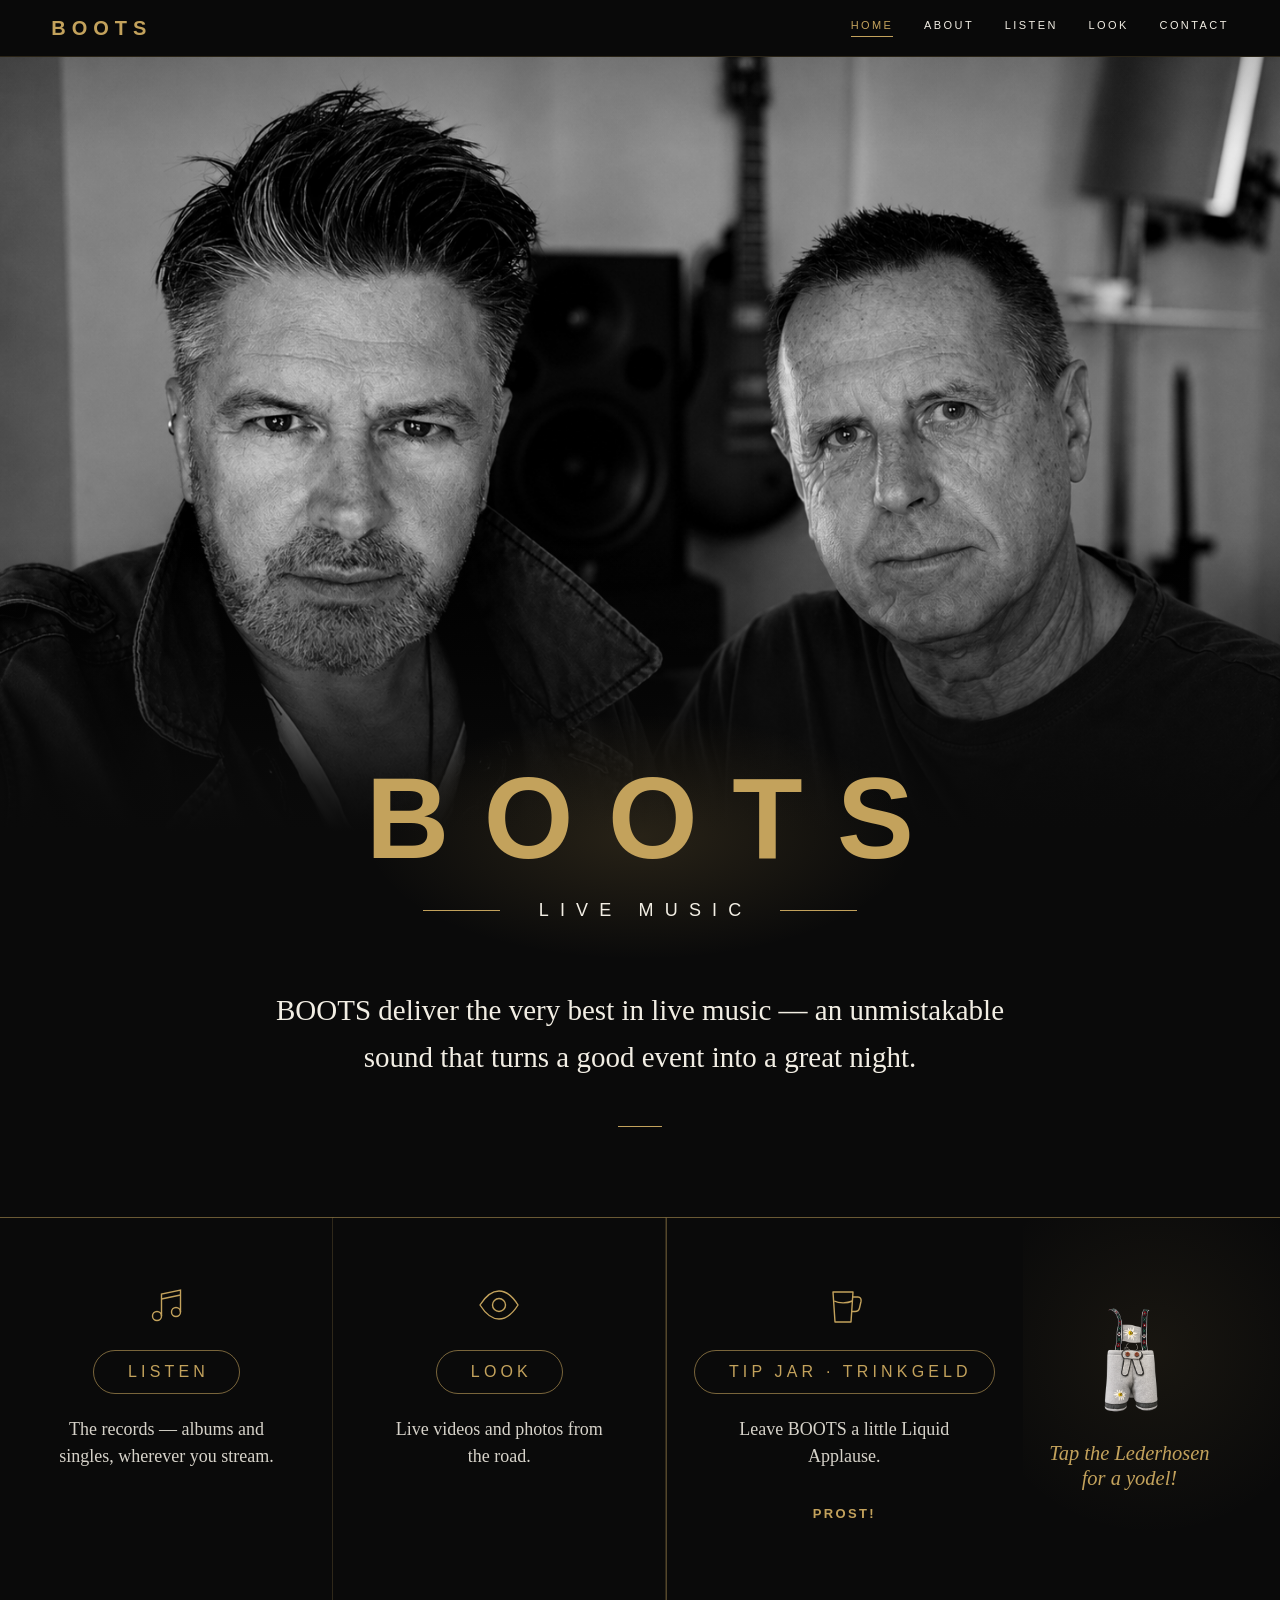
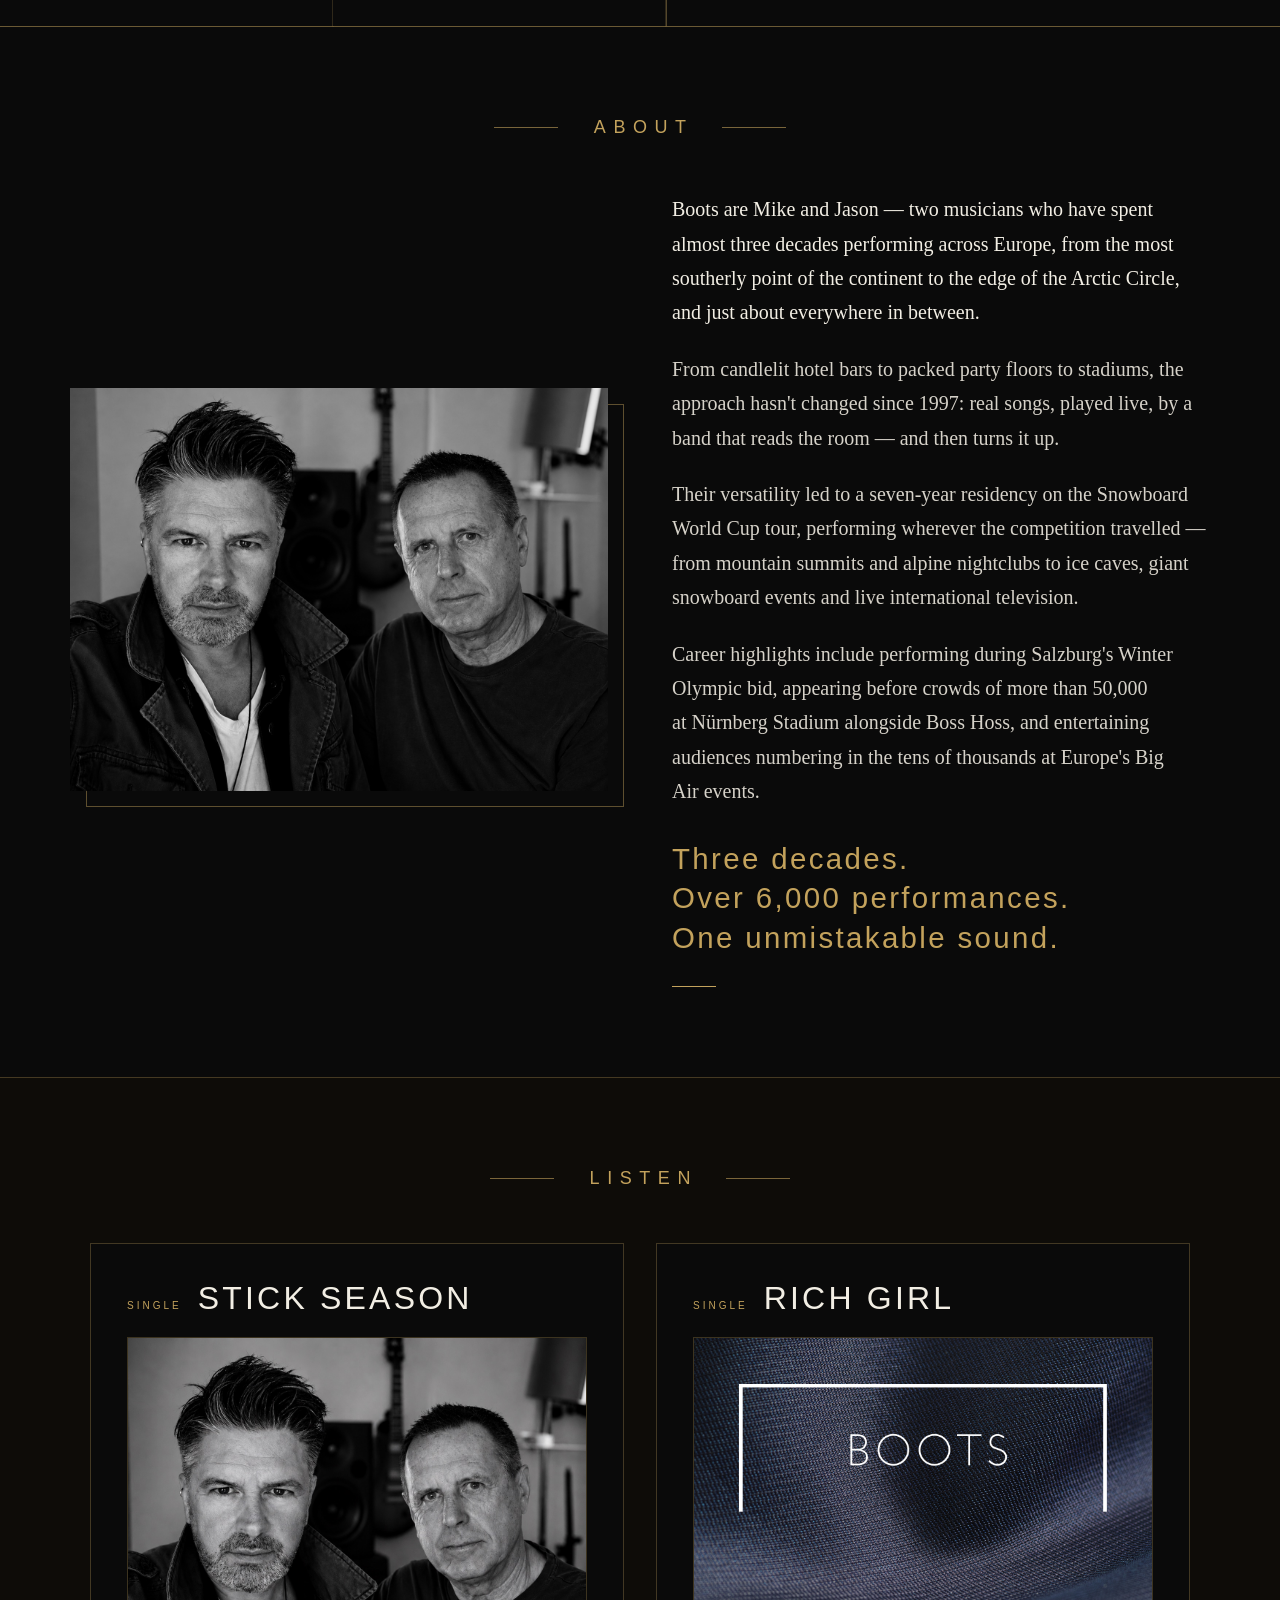
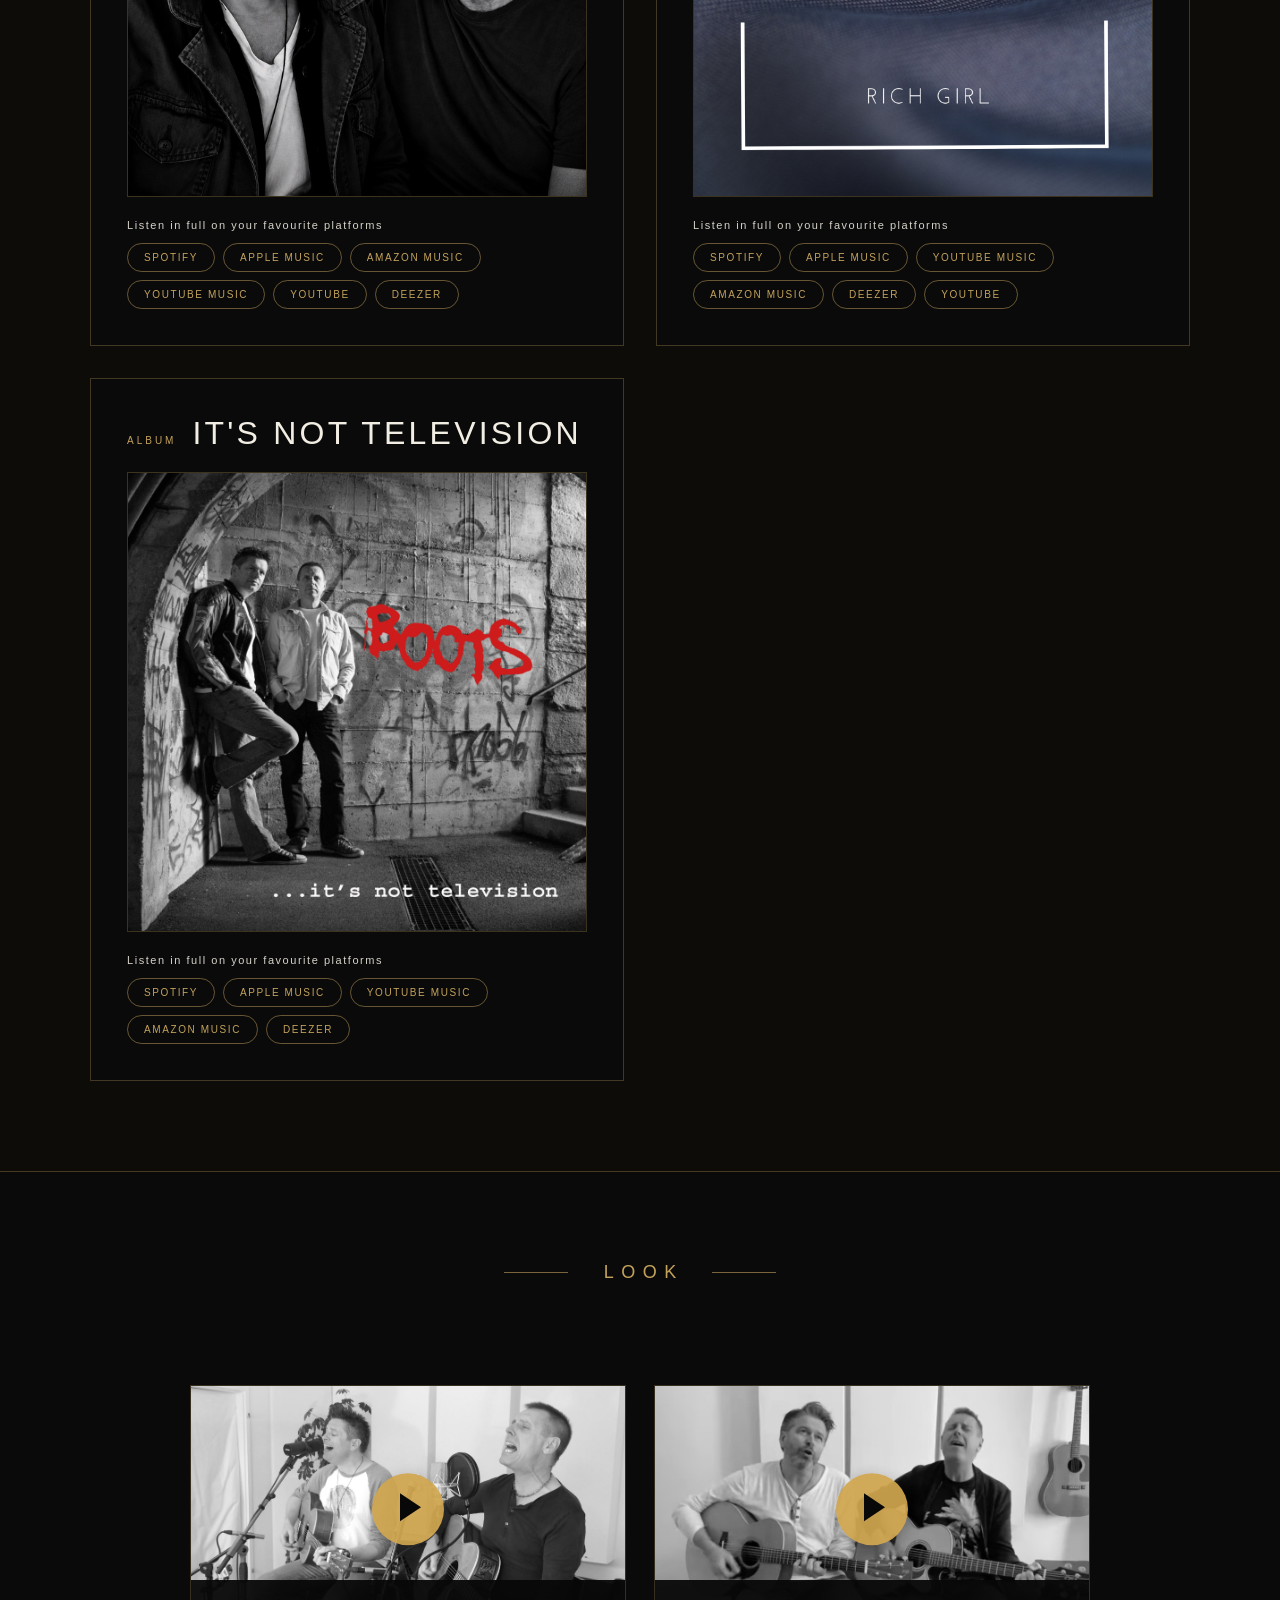
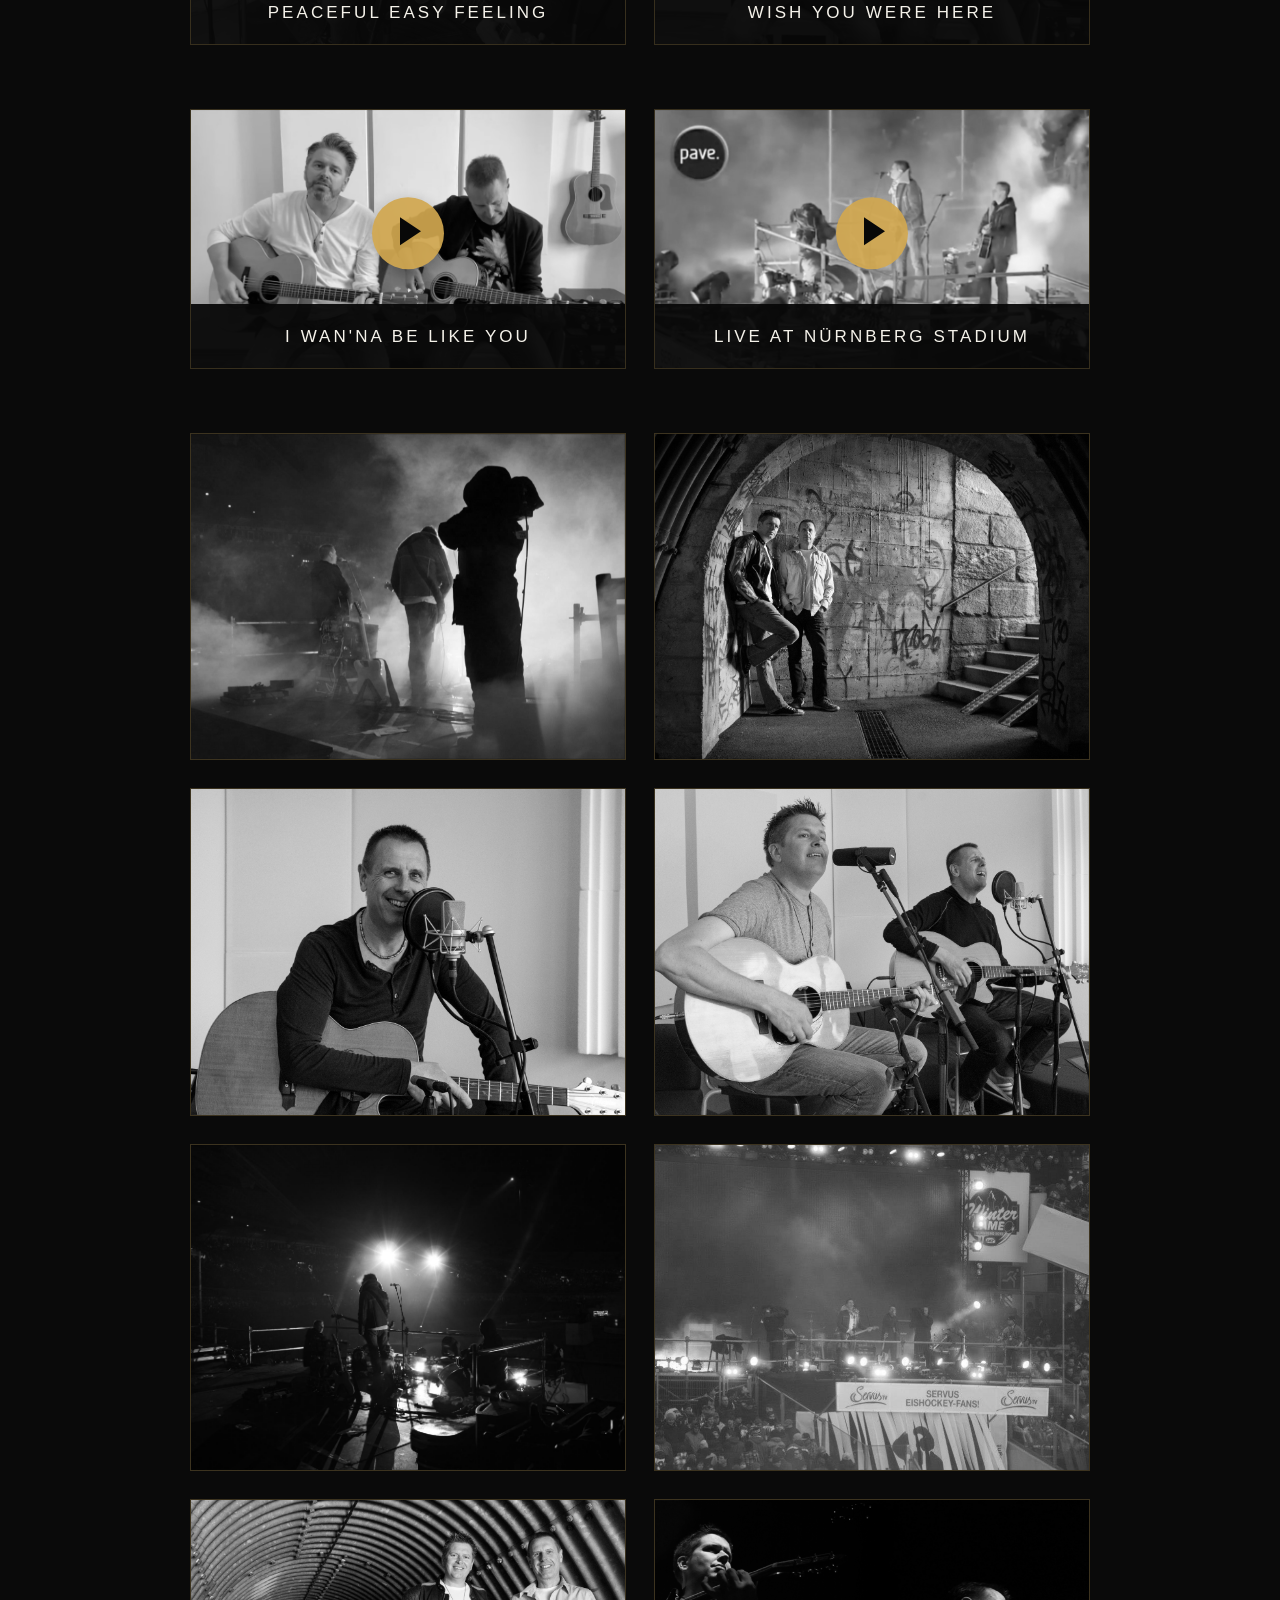
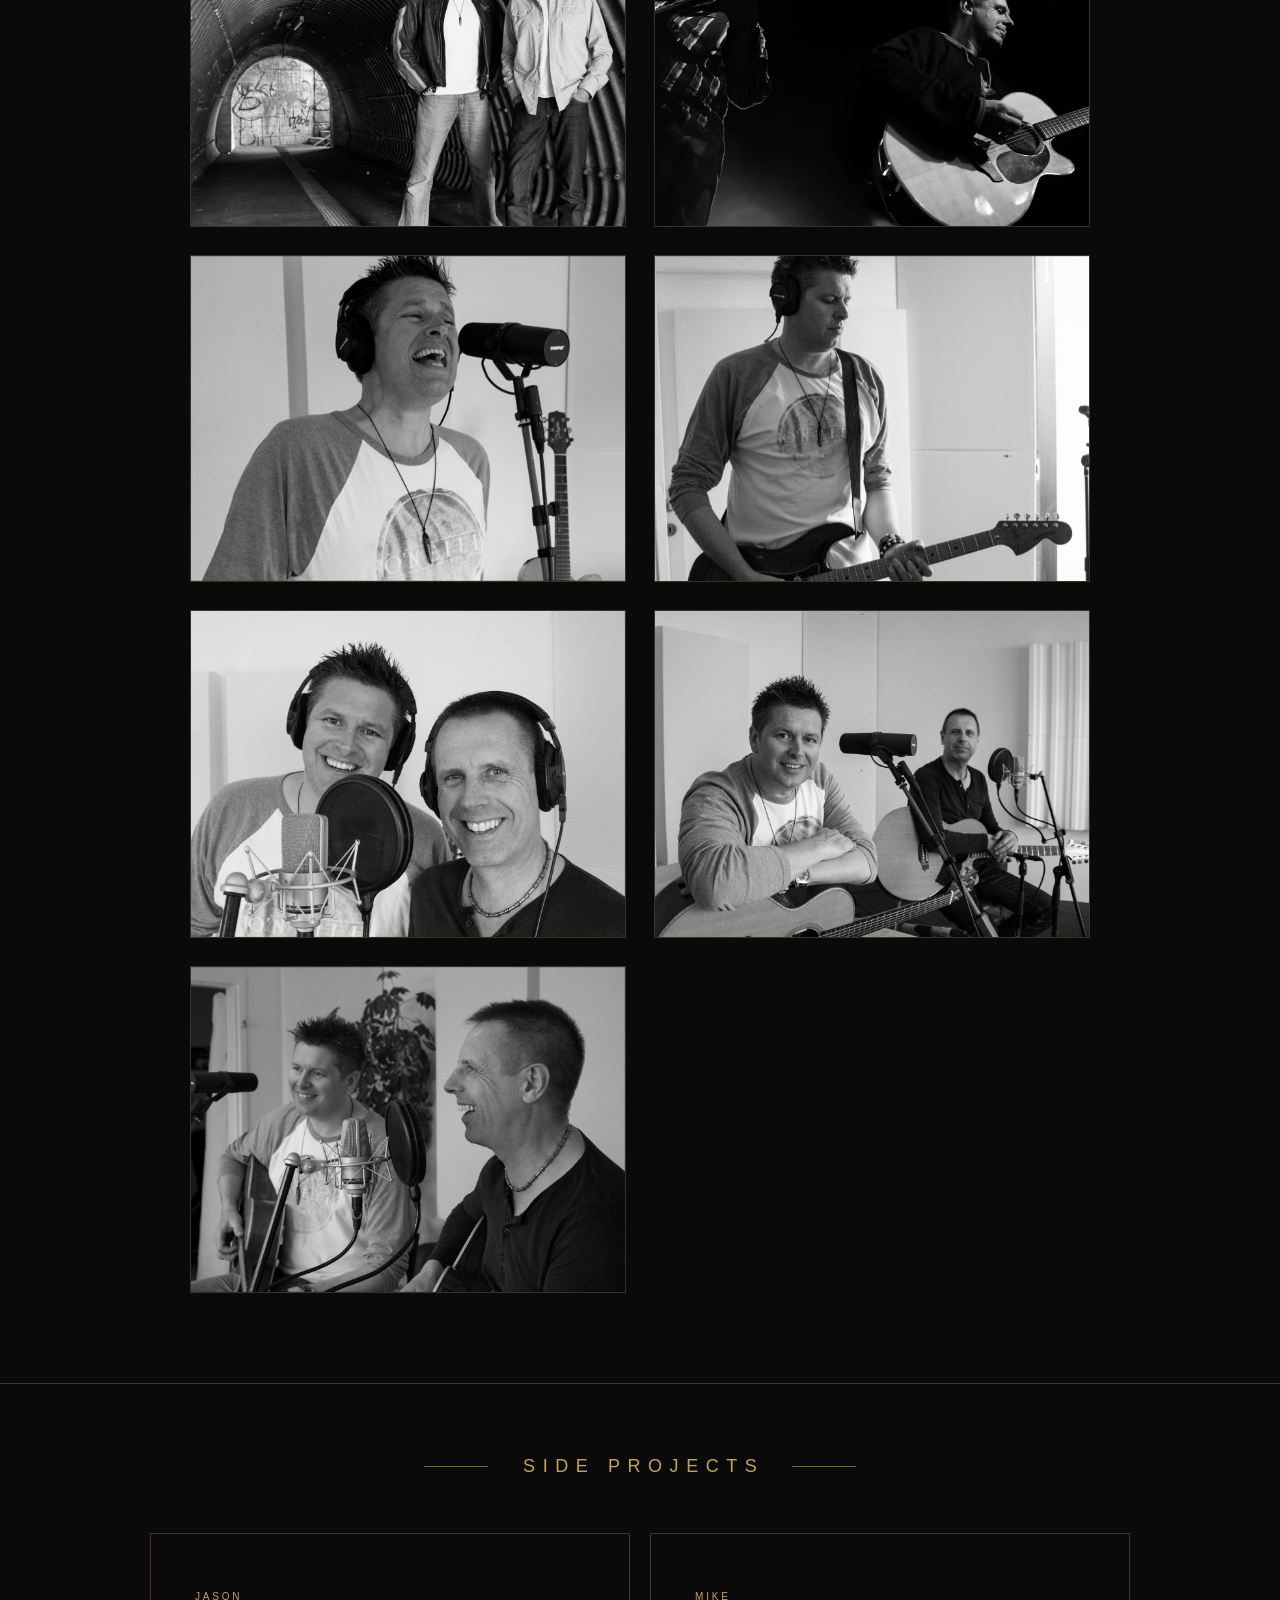
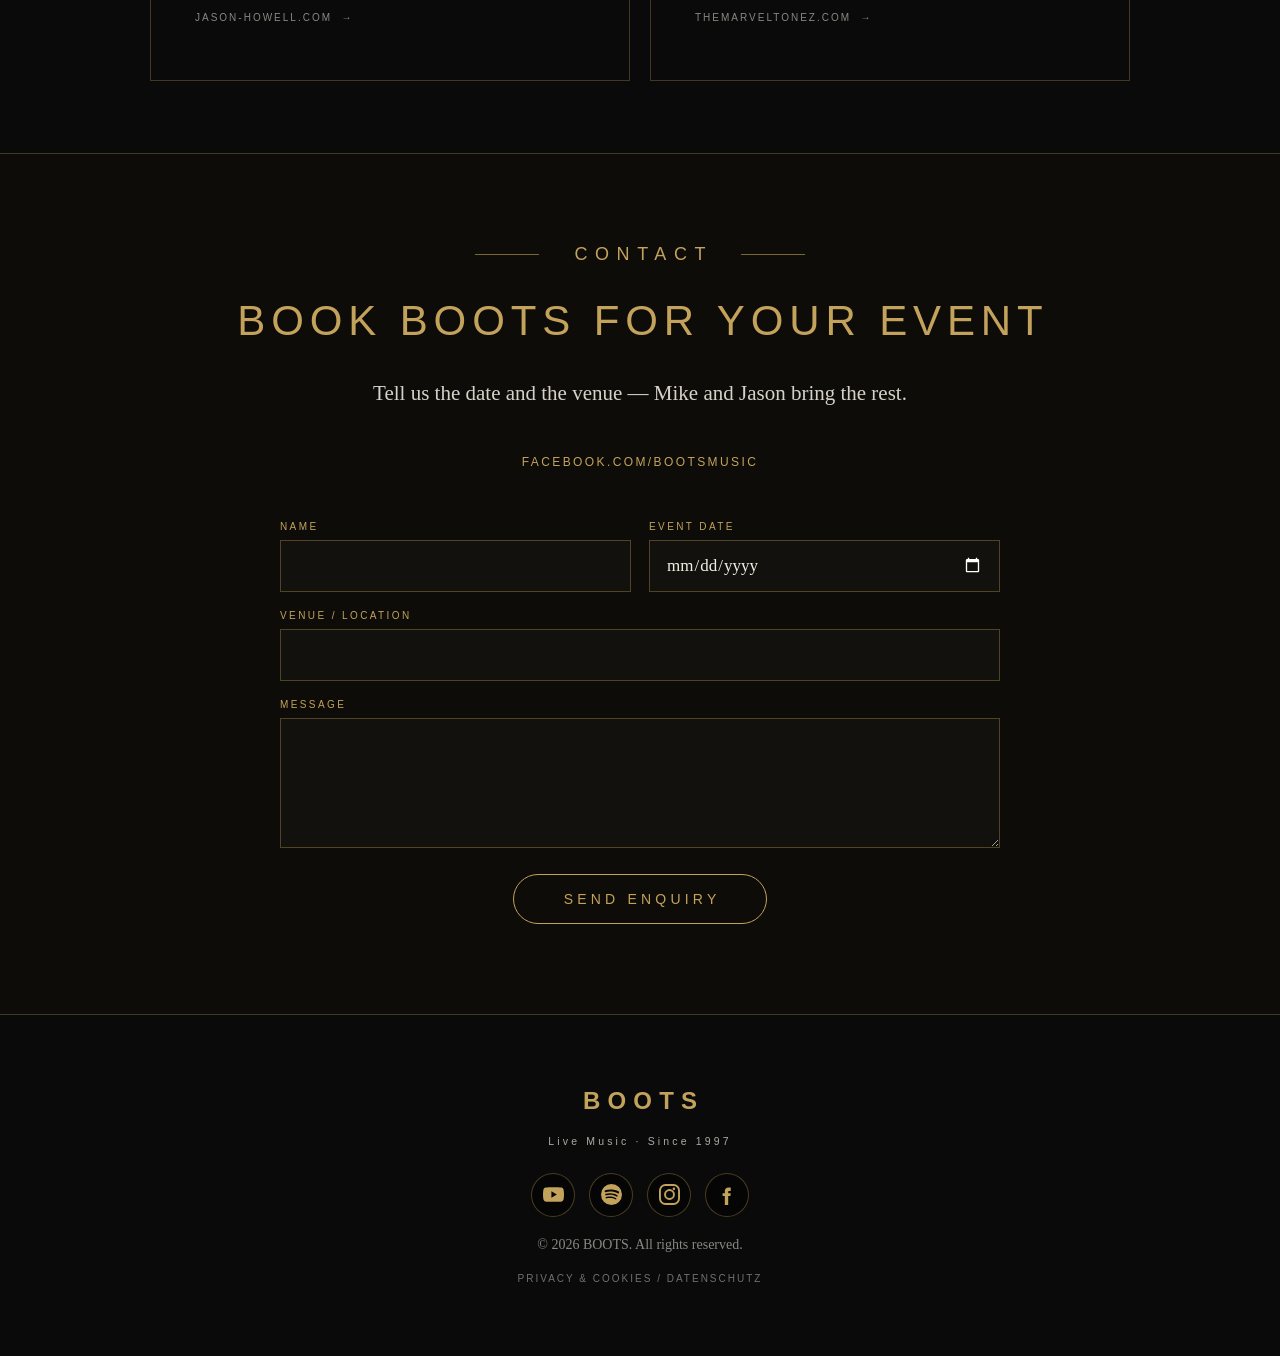
<file: index.html>
<!DOCTYPE html>
<html lang="en">
<head>
  <meta charset="UTF-8">
  <meta name="viewport" content="width=device-width, initial-scale=1">

  <title>BOOTS — Live Music Duo | Mike &amp; Jason</title>
  <meta name="description" content="BOOTS are Mike and Jason, performing live music across Europe since 1997. Book BOOTS for weddings, parties, corporate events and venues.">

  <meta property="og:title" content="BOOTS — Live Music Duo">
  <meta property="og:description" content="Three decades. Over 6,000 performances. One unmistakable sound.">
  <meta property="og:type" content="website">
  <meta property="og:image" content="images/duo-portrait.png">

  <link rel="icon" href="favicon.ico" sizes="any">
  <link rel="icon" type="image/svg+xml" href="favicon.svg">
  <link rel="icon" type="image/png" sizes="48x48" href="favicon-48x48.png">
  <link rel="icon" type="image/png" sizes="32x32" href="favicon-32x32.png">
  <link rel="icon" type="image/png" sizes="16x16" href="favicon-16x16.png">
  <link rel="apple-touch-icon" sizes="180x180" href="apple-touch-icon.png">

  <style>
    :root {
      --bg: #0A0A0A;
      --bg-alt: #0E0C08;
      --gold: #C3A25C;
      --gold-40: rgba(195, 162, 92, 0.4);
      --gold-30: rgba(195, 162, 92, 0.3);
      --gold-60: rgba(195, 162, 92, 0.6);
      --cream: #F2EEE4;
      --cream-dim: rgba(242, 238, 228, 0.88);
      --cream-faint: rgba(242, 238, 228, 0.55);
      --sans: 'Helvetica Neue', Helvetica, Arial, sans-serif;
      --display: 'Oswald', 'Arial Narrow', sans-serif;
      --serif: 'EB Garamond', Georgia, serif;
    }

    * { box-sizing: border-box; }
    html { scroll-behavior: smooth; }

    body {
      margin: 0;
      background: var(--bg);
      color: var(--cream);
      font-family: var(--serif);
      overflow-x: hidden;
      color-scheme: dark;
    }

    ::selection { background: var(--gold); color: var(--bg); }
    a { -webkit-tap-highlight-color: transparent; }
    img { max-width: 100%; }

    .nav {
      position: sticky;
      top: 0;
      z-index: 50;
      display: flex;
      align-items: center;
      justify-content: space-between;
      gap: 24px;
      padding: 18px clamp(20px, 4vw, 56px);
      background: rgba(10, 10, 10, 0.94);
      backdrop-filter: blur(10px);
      -webkit-backdrop-filter: blur(10px);
      border-bottom: 1px solid rgba(195, 162, 92, 0.18);
    }

    .nav-logo {
      font-family: var(--display);
      font-weight: 600;
      font-size: 20px;
      letter-spacing: 0.3em;
      color: var(--gold);
      text-decoration: none;
      line-height: 1;
    }

    .nav-links {
      display: flex;
      align-items: center;
      gap: clamp(14px, 2.4vw, 32px);
      flex-wrap: wrap;
      justify-content: flex-end;
    }

    .nav-link {
      font-family: var(--sans);
      font-size: 11px;
      font-weight: 500;
      letter-spacing: 0.22em;
      color: var(--cream);
      text-decoration: none;
      padding-bottom: 5px;
      border-bottom: 1px solid transparent;
      transition: color 0.2s, border-color 0.2s;
    }

    .nav-link:hover,
    .nav-link.active {
      color: var(--gold);
      border-bottom-color: var(--gold);
    }

    .hero-media {
      position: relative;
      width: 100%;
      height: min(75vw, 86vh);
      overflow: hidden;
    }

    .hero-media img {
      position: absolute;
      inset: 0;
      width: 100%;
      height: 100%;
      object-fit: cover;
      object-position: 50% 0%;
      filter: grayscale(1);
    }

    .hero-fade {
      position: absolute;
      inset: 0;
      background: linear-gradient(180deg, rgba(10,10,10,0.18) 0%, rgba(10,10,10,0) 12%, rgba(10,10,10,0) 62%, rgba(10,10,10,0.45) 80%, rgba(10,10,10,0.9) 94%, #0A0A0A 100%);
    }

    .hero-vignette {
      position: absolute;
      inset: 0;
      background: radial-gradient(145% 110% at 50% 34%, rgba(10,10,10,0) 62%, rgba(10,10,10,0.4) 100%);
    }

    .hero-title {
      position: relative;
      z-index: 2;
      display: flex;
      flex-direction: column;
      align-items: center;
      text-align: center;
      padding: 0 24px 26px;
      margin-top: clamp(-190px, calc(160px - 18vw), 0px);
    }

    .hero-glow {
      position: absolute;
      top: 50%;
      left: 50%;
      transform: translate(-50%, -55%);
      width: min(760px, 90vw);
      height: 340px;
      background: radial-gradient(closest-side, rgba(195,162,92,0.16), rgba(195,162,92,0) 72%);
      pointer-events: none;
    }

    .hero-title h1 {
      position: relative;
      margin: 0;
      font-family: var(--display);
      font-weight: 600;
      font-size: clamp(56px, 9vw, 122px);
      line-height: 1;
      letter-spacing: 0.3em;
      text-indent: 0.3em;
      color: var(--gold);
    }

    .hero-subline {
      position: relative;
      display: flex;
      align-items: center;
      gap: clamp(16px, 2.4vw, 28px);
      margin-top: 24px;
    }

    .hero-subline p {
      margin: 0;
      font-family: var(--sans);
      font-size: clamp(13px, 1.6vw, 18px);
      letter-spacing: 0.62em;
      text-indent: 0.62em;
      color: var(--cream);
      white-space: nowrap;
    }

    .hair {
      height: 1px;
      background: var(--gold);
      width: clamp(44px, 6vw, 80px);
    }

    .intro {
      display: flex;
      flex-direction: column;
      align-items: center;
      text-align: center;
      padding: clamp(32px, 4.5vh, 56px) 24px clamp(64px, 10vh, 112px);
    }

    .intro p {
      margin: 0;
      max-width: 760px;
      font-size: clamp(21px, 2.5vw, 29px);
      line-height: 1.62;
      text-wrap: pretty;
    }

    .intro .rule {
      width: 44px;
      height: 1px;
      background: var(--gold);
      margin-top: clamp(36px, 5vh, 56px);
    }

    .strip {
      border-top: 1px solid var(--gold-40);
      border-bottom: 1px solid var(--gold-40);
    }

    .strip-row {
      display: flex;
      flex-wrap: wrap;
    }

    .strip-tile {
      flex: 1 1 300px;
      box-shadow: 0 0 0 0.5px var(--gold-40);
      background: var(--bg);
      padding: clamp(44px, 6vw, 64px) 28px;
      display: flex;
      flex-direction: column;
      align-items: center;
      text-align: center;
      gap: 22px;
      text-decoration: none;
      transition: background 0.25s;
    }

    .strip-tile:hover { background: #12100B; }

    .strip-tile--disabled {
      cursor: default;
    }

    .strip-tile--disabled:hover { background: var(--bg); }

    .strip-tile--disabled:hover .pill {
      background: transparent;
      border-color: var(--gold-60);
    }

    .strip-status {
      font-family: var(--sans);
      font-size: 10px;
      font-weight: 500;
      letter-spacing: 0.28em;
      color: var(--gold);
    }

    .liquid-prost {
      display: block;
      margin-top: 14px;
      font-family: var(--display);
      font-size: 13px;
      font-weight: 600;
      letter-spacing: 0.18em;
      text-align: center;
    }

    .pill {
      display: inline-block;
      border: 1px solid var(--gold-60);
      border-radius: 999px;
      padding: 12px 30px;
      font-family: var(--display);
      font-weight: 500;
      font-size: 16px;
      letter-spacing: 0.26em;
      text-indent: 0.26em;
      color: var(--gold);
      transition: background 0.2s, border-color 0.2s;
    }

    .strip-tile:hover .pill {
      background: rgba(195,162,92,0.18);
      border-color: var(--gold);
    }

    .strip-tile p {
      margin: 0;
      max-width: 230px;
      font-size: 18px;
      line-height: 1.5;
      color: var(--cream-dim);
    }

    .section {
      padding: clamp(72px, 10vh, 120px) clamp(24px, 5vw, 64px);
      display: flex;
      flex-direction: column;
      gap: clamp(40px, 6vh, 56px);
    }

    .section--alt {
      background: var(--bg-alt);
      border-top: 1px solid var(--gold-30);
      border-bottom: 1px solid var(--gold-30);
    }

    .section--slim {
  padding: clamp(56px, 8vh, 80px) clamp(24px, 5vw, 64px);
  gap: 56px;
  border-top: 1px solid var(--gold-30);
}

    .kicker {
      display: flex;
      align-items: center;
      justify-content: center;
      gap: clamp(16px, 2.4vw, 28px);
    }

    .kicker .hair {
      background: var(--gold-60);
      width: clamp(36px, 5vw, 64px);
    }

    .kicker span {
      font-family: var(--display);
      font-weight: 500;
      font-size: 18px;
      letter-spacing: 0.42em;
      text-indent: 0.42em;
      color: var(--gold);
      white-space: nowrap;
    }

    #look .kicker {
      margin-bottom: 48px;
    }

    .about-grid {
      display: grid;
      grid-template-columns: repeat(auto-fit, minmax(min(380px, 100%), 1fr));
      gap: clamp(40px, 5vw, 72px);
      max-width: 1140px;
      margin: 0 auto;
      width: 100%;
      align-items: center;
    }

    .about-photo {
      position: relative;
      width: 100%;
      max-width: 540px;
      margin: 0 auto;
    }

    .about-photo .frame {
      position: absolute;
      top: 16px;
      left: 16px;
      right: -16px;
      bottom: -16px;
      border: 1px solid rgba(195,162,92,0.45);
      pointer-events: none;
    }

    .about-photo img {
      position: relative;
      display: block;
      width: 100%;
      height: auto;
      filter: grayscale(1);
    }

    .about-text {
      display: flex;
      flex-direction: column;
      justify-content: center;
      gap: 22px;
      max-width: 560px;
      margin: 0 auto;
    }

    .about-text p {
      margin: 0;
      font-size: clamp(18px, 1.6vw, 20px);
      line-height: 1.72;
      text-wrap: pretty;
    }

    .about-text p + p { color: var(--cream-dim); }

    .about-text .rule {
      width: 44px;
      height: 1px;
      background: var(--gold);
      margin-top: 6px;
    }

    .about-signoff {
      margin-top: 8px !important;
      font-family: var(--display);
      font-size: clamp(21px, 2.3vw, 30px) !important;
      line-height: 1.35 !important;
      letter-spacing: 0.08em;
      color: var(--gold) !important;
    }

    .release-grid {
      display: grid;
      grid-template-columns: repeat(auto-fit, minmax(min(420px, 100%), 1fr));
      gap: 32px;
      max-width: 1100px;
      margin: 0 auto;
      width: 100%;
    }

    .release-card {
      border: 1px solid var(--gold-30);
      background: var(--bg);
      padding: clamp(24px, 3vw, 36px);
      display: flex;
      flex-direction: column;
      gap: 20px;
    }

    .release-head {
      display: flex;
      align-items: baseline;
      gap: 16px;
      flex-wrap: wrap;
    }

    .release-type {
      font-family: var(--sans);
      font-size: 10px;
      font-weight: 500;
      letter-spacing: 0.3em;
      color: var(--gold);
    }

    .release-title {
      margin: 0;
      font-family: var(--display);
      font-weight: 500;
      font-size: clamp(25px, 2.7vw, 32px);
      letter-spacing: 0.1em;
      color: var(--cream);
    }

    .release-card iframe {
      display: block;
      width: 100%;
      height: 352px;
      border: none;
      border-radius: 12px;
      background: #0E0D0B;
    }

    .platforms {
      display: flex;
      flex-wrap: wrap;
      gap: 8px;
    }

    .platform-heading {
      margin: 2px 0 -8px;
      font-family: var(--sans);
      font-size: 11px;
      font-weight: 500;
      letter-spacing: 0.14em;
      color: var(--cream-dim);
    }

    .platform {
      border: 1px solid rgba(195,162,92,0.5);
      border-radius: 999px;
      padding: 8px 16px;
      font-family: var(--sans);
      font-size: 10px;
      font-weight: 500;
      letter-spacing: 0.16em;
      color: var(--gold);
      text-decoration: none;
      white-space: nowrap;
      transition: background 0.2s, border-color 0.2s;
    }

    .platform:hover {
      background: rgba(195,162,92,0.18);
      border-color: var(--gold);
    }

    .coming-soon {
      grid-column: 1 / -1;
      border: 1px dashed rgba(195,162,92,0.45);
      background: rgba(255,255,255,0.01);
      padding: clamp(24px, 3vw, 36px);
      display: flex;
      flex-direction: column;
      align-items: center;
      justify-content: center;
      gap: 14px;
      text-align: center;
    }

    .coming-soon p {
      margin: 0;
      max-width: 300px;
      font-size: 17px;
      line-height: 1.55;
      color: rgba(242,238,228,0.7);
    }

    .video-grid {
      display: grid;
      grid-template-columns: repeat(auto-fit, minmax(min(260px, 100%), 1fr));
      gap: 28px;
      max-width: 1240px;
      margin: 0 auto;
      width: 100%;
    }

    .video-card {
      display: flex;
      flex-direction: column;
      gap: 16px;
    }

    .video-card iframe {
      display: block;
      width: 100%;
      aspect-ratio: 16 / 9;
      border: 1px solid rgba(195,162,92,0.25);
      background: #0E0D0B;
    }

    .video-card span {
      font-family: var(--display);
      font-weight: 500;
      font-size: 17px;
      letter-spacing: 0.18em;
      color: var(--cream);
      text-align: center;
    }

    .video-link-frame {
      position: relative;
      display: block;
      width: 100%;
      aspect-ratio: 16 / 9;
      overflow: hidden;
      border: 1px solid rgba(195,162,92,0.25);
      background: #0E0D0B;
    }

    .video-link-frame img {
      display: block;
      width: 100%;
      height: 100%;
      object-fit: cover;
      transform: scale(1.001);
      transition: transform 0.35s ease, filter 0.35s ease;
    }

    .video-card-link:hover img {
      transform: scale(1.035);
      filter: contrast(1.08);
    }

    .video-play {
      position: absolute;
      inset: 0;
      display: grid;
      place-items: center;
      font-size: 42px;
      line-height: 1;
      color: #C3A25C;
      text-shadow: 0 6px 20px rgba(0,0,0,0.85);
      pointer-events: none;
    }


    .release-artwork-panel {
      width: 100%;
      aspect-ratio: 1 / 1;
      overflow: hidden;
      border: 1px solid rgba(195,162,92,.28);
      background: #080808;
    }

    .release-artwork-panel img {
      display: block;
      width: 100%;
      height: 100%;
    }

    .external-listen-panel {
      min-height: 152px;
      display: grid;
      place-content: center;
      gap: 8px;
      padding: 28px;
      text-align: center;
      border: 1px solid rgba(195,162,92,.28);
      background: linear-gradient(135deg,#15120d,#090909);
    }
    .external-listen-panel span { font-family: var(--display); color: var(--gold); letter-spacing: .18em; font-size: 22px; }
    .external-listen-panel p { margin: 0; color: var(--cream-dim); font-family: var(--sans); font-size: 12px; letter-spacing: .05em; }
    .look-video--local { min-height: 260px; display:flex; align-items:center; justify-content:center; background:linear-gradient(145deg,#18140d,#080808); }
    .look-video--local::before { content:"▶"; color:var(--gold); font-size:46px; line-height:1; opacity:.92; }
    .look-video--local strong { position:absolute; left:18px; right:18px; bottom:18px; z-index:2; }

    .gallery-grid {

  display: grid;

  grid-template-columns: repeat(auto-fit, minmax(240px, 1fr));

  gap: 12px;

  max-width: 1240px;

  margin: 0 auto;

  width: 100%;

  align-items: start;

}

#galleryGrid {

  margin-top: 56px;

  clear: both;

}

.gallery-tile {

  position: relative;

  display: block;

  width: 100%;

  overflow: hidden;

  background: #12100C;

  border: 1px solid rgba(195,162,92,0.2);

  cursor: pointer;

  padding: 0;

  appearance: none;

  -webkit-appearance: none;

  border-radius: 0;

  transition: border-color 0.25s ease, box-shadow 0.25s ease, transform 0.7s ease, opacity 0.7s ease;

}

.gallery-tile::before {

  content: "";

  display: block;

  width: 100%;

  padding-top: 75%;

}

.gallery-tile:hover {

  border-color: rgba(195,162,92,0.78);

  box-shadow: 0 18px 44px rgba(0,0,0,0.34), 0 0 0 1px rgba(195,162,92,0.08);

}

.gallery-tile img {

  position: absolute;

  inset: 0;

  display: block;

  width: 100%;

  height: 100%;

  object-fit: cover;

  filter: grayscale(1);

  transition: transform 0.75s ease, filter 0.75s ease;

  -webkit-transform: translateZ(0);

  transform: translateZ(0);

}

.gallery-tile:hover img {

  transform: translateZ(0) scale(1.035);

  filter: grayscale(1) contrast(1.06);

}

.gallery-tile img.gallery-focus-top { object-position: 50% 18%; }

    .side-row {
      display: flex;
      flex-wrap: wrap;
      justify-content: center;
      gap: 20px;
    }

    .side-card {
      display: flex;
      flex-direction: column;
      gap: 10px;
      border: 1px solid var(--gold-30);
      justify-content: center;
      min-height: 148px;
      padding: 38px 44px;
      text-decoration: none;
      width: min(480px, 100%);
      transition: border-color 0.2s;
    }

    .side-card:hover { border-color: var(--gold); }

    .side-card .who {
      font-family: var(--sans);
      font-size: 10px;
      font-weight: 500;
      letter-spacing: 0.28em;
      color: var(--gold);
    }

    .side-card .what {
      font-size: 22px;
      color: var(--cream);
    }

    .side-card .where {
      font-family: var(--sans);
      font-size: 10px;
      letter-spacing: 0.2em;
      color: var(--cream-faint);
    }

    .contact {
      align-items: center;
      text-align: center;
      gap: 32px;
    }

    .contact h2 {
      margin: 0;
      font-family: var(--display);
      font-weight: 500;
      font-size: clamp(28px, 4vw, 42px);
      letter-spacing: 0.14em;
      text-indent: 0.14em;
      color: var(--gold);
    }

    .contact .lead {
      margin: 0;
      max-width: 560px;
      font-size: clamp(18px, 1.8vw, 21px);
      line-height: 1.6;
      color: var(--cream-dim);
    }

    .contact-links {
      display: flex;
      flex-wrap: wrap;
      justify-content: center;
      gap: clamp(18px, 3vw, 40px);
    }

    .contact-link {
      display: flex;
      align-items: center;
      gap: 10px;
      font-family: var(--sans);
      font-size: 12px;
      font-weight: 500;
      letter-spacing: 0.2em;
      color: var(--gold);
      text-decoration: none;
      padding: 12px 0;
    }

    .contact-link:hover { color: var(--cream); }

    .enquiry {
      width: min(720px, 100%);
      display: grid;
      grid-template-columns: repeat(auto-fit, minmax(min(280px, 100%), 1fr));
      gap: 18px;
      text-align: left;
      margin-top: 8px;
    }

    .field {
      display: flex;
      flex-direction: column;
      gap: 8px;
    }

    .field--wide { grid-column: 1 / -1; }

    .field label {
      font-family: var(--sans);
      font-size: 10px;
      font-weight: 500;
      letter-spacing: 0.24em;
      color: var(--gold);
    }

    .field input,
    .field textarea {
      background: rgba(255,255,255,0.02);
      border: 1px solid rgba(195,162,92,0.35);
      padding: 14px 16px;
      font-family: var(--serif);
      font-size: 17px;
      color: var(--cream);
      outline: none;
    }

    .field input:focus,
    .field textarea:focus {
      border-color: var(--gold);
    }

    .field textarea { resize: vertical; }

    .field input {

  height: 52px;

  min-height: 52px;

}

.field input[type="date"] {

  height: 52px;

  min-height: 52px;

  padding-top: 0;

  padding-bottom: 0;

  appearance: none;

  -webkit-appearance: none;

}

    .submit-row {
      grid-column: 1 / -1;
      display: flex;
      justify-content: center;
      margin-top: 8px;
    }

    .submit {
      background: transparent;
      border: 1px solid var(--gold);
      border-radius: 999px;
      padding: 16px 46px;
      font-family: var(--display);
      font-weight: 500;
      font-size: 14px;
      letter-spacing: 0.3em;
      text-indent: 0.3em;
      color: var(--gold);
      cursor: pointer;
      transition: background 0.2s;
    }

    .submit:hover { background: rgba(195,162,92,0.18); }

    .footer {
      border-top: 1px solid var(--gold-30);
      padding: clamp(56px, 8vh, 88px) 24px;
      display: flex;
      flex-direction: column;
      align-items: center;
      gap: 20px;
      text-align: center;
    }

    .footer-logo {
      font-family: var(--display);
      font-weight: 600;
      font-size: 24px;
      letter-spacing: 0.3em;
      text-indent: 0.3em;
      color: var(--gold);
    }

    .footer-line {
      font-family: var(--sans);
      font-size: 10.5px;
      font-weight: 500;
      letter-spacing: 0.3em;
      color: rgba(242,238,228,0.7);
    }

    .socials {
      display: flex;
      gap: 14px;
      margin-top: 6px;
    }

    .social {

  width: 44px;

  height: 44px;

  display: flex;

  align-items: center;

  justify-content: center;

  border: 1px solid rgba(195,162,92,0.35);

  border-radius: 50%;

  background: #050505;

  color: var(--gold);

  text-decoration: none;

  transition: border-color 0.2s, background 0.2s, transform 0.2s;

}

.social svg {

  width: 21px;

  height: 21px;

  display: block;

  fill: currentColor;

}

.social:hover {

  border-color: var(--gold);

  background: #11100C;

  transform: translateY(-1px);

}

    .copyright {
      font-size: 14px;
      color: var(--cream-faint);
    }

    .privacy {
      font-family: var(--sans);
      font-size: 10px;
      letter-spacing: 0.2em;
      color: rgba(242,238,228,0.45);
      text-decoration: none;
    }

    .privacy:hover { color: var(--gold); }

    .footer-legal {
      display: flex;
      flex-wrap: wrap;
      justify-content: center;
      gap: 12px 22px;
    }

    .lightbox {
      position: fixed;
      inset: 0;
      z-index: 100;
      background: rgba(5,5,5,0.94);
      display: none;
      align-items: center;
      justify-content: center;
      padding: 32px;
      transition: opacity 0.25s ease;
    }

    .lightbox.open { display: flex; }

    .lightbox-frame {
      position: relative;
      max-width: min(1000px, 92vw);
      max-height: 84vh;
      background: var(--bg);
      border: 1px solid var(--gold-40);
      display: flex;
      align-items: center;
      justify-content: center;
    }

    .lightbox-frame img {
      display: block;
      max-width: 100%;
      max-height: 84vh;
      object-fit: contain;
      filter: grayscale(1);
    }

    .lb-btn {
      position: absolute;
      width: 44px;
      height: 44px;
      background: transparent;
      color: var(--gold);
      cursor: pointer;
      line-height: 1;
    }

    .lb-close {
      top: 10px;
      right: 10px;
      border: none;
      font-size: 22px;
    }

    .lb-prev,
    .lb-next {
      top: 50%;
      transform: translateY(-50%);
      border: 1px solid rgba(195,162,92,0.45);
      border-radius: 50%;
      font-size: 18px;
    }

    .lb-prev { left: 10px; }
    .lb-next { right: 10px; }

   

.look-grid {

  display: grid;

  grid-template-columns: repeat(2, minmax(0, 1fr));

  gap: 28px;

  max-width: 900px;

  margin: 0 auto;

  width: 100%;

}

.look-tile {

  position: relative;

  display: block;

  width: 100%;

  border: 1px solid rgba(195,162,92,0.25);

  background: #0E0D0B;

  overflow: hidden;

  padding: 0;

}

.look-tile img {

  display: block;

  width: 100%;

  aspect-ratio: 16 / 9;

  object-fit: cover;

  filter: grayscale(1);

}

.look-video {

  text-decoration: none;

  margin-bottom: 36px;

}

.look-video strong {

  display: block;

  padding: 16px 8px 0;

  font-family: var(--display);

  font-weight: 500;

  font-size: 17px;

  letter-spacing: 0.18em;

  color: var(--cream);

  text-align: center;

}

.look-video .video-play {

  position: absolute !important;

  inset: auto !important;

  top: 43% !important;

  left: 50% !important;

  transform: translate(-50%, -50%) !important;

  width: 58px !important;

  height: 58px !important;

  border-radius: 50% !important;

  background: var(--gold) !important;

  display: block !important;

  box-shadow: 0 8px 20px rgba(0,0,0,0.6) !important;

  opacity: 1 !important;

  pointer-events: none !important;

}

.look-video .video-play::before {

  content: "";

  position: absolute;

  left: 22px;

  top: 18px;

  width: 0;

  height: 0;

  border-top: 11px solid transparent;

  border-bottom: 11px solid transparent;

  border-left: 17px solid #111111;

}


.look-video:hover .video-play {

  transform: translate(-50%, -50%) scale(1.08) !important;

  background: #d7b36a !important;

}

@media (max-width: 760px) {

  .look-grid {

    grid-template-columns: 1fr;

  }

}

@media (max-width: 760px) {
      .nav {
        align-items: flex-start;
        flex-direction: column;
      }

      .nav-links {
        justify-content: flex-start;
      }

      .hero-media {
        height: 70vh;
      }

      .hero-title h1 {
        font-size: clamp(48px, 18vw, 86px);
      }

      .hero-subline p {
        letter-spacing: 0.34em;
        text-indent: 0.34em;
      }
    }

    /* v2.5.5: narrow portrait-phone hero framing correction only. */
    @media (max-width: 600px) and (orientation: portrait) {
      .hero-media {
        height: 54vh;
        height: 54svh;
        min-height: 360px;
        max-height: 520px;
      }

      .hero-media img {
        object-position: 50% 0%;
      }

      .hero-title {
        margin-top: -88px;
        padding-bottom: 22px;
      }

      .hero-title h1 {
        font-size: clamp(44px, 16vw, 68px);
      }

      .intro {
        padding-top: 26px;
      }
    }

    .video-card-thumbnail {
      position: absolute;
      inset: 0;
      width: 100%;
      height: 100%;
      object-fit: cover;
      display: block;
      z-index: 0;
      filter: grayscale(1);
    }

    .look-video--local {
      position: relative;
      overflow: hidden;
      display: block;
      background: #080808;
    }

    .look-video--local::before {
      content: "";
      position: absolute;
      left: 50%;
      top: 50%;
      width: 72px;
      height: 72px;
      border-radius: 50%;
      background: #d1a74f;
      transform: translate(-50%, -58%);
      z-index: 2;
      box-shadow: 0 6px 18px rgba(0,0,0,.28);
    }

    .look-video--local::after {
      content: "";
      position: absolute;
      left: 50%;
      top: 50%;
      width: 0;
      height: 0;
      border-top: 14px solid transparent;
      border-bottom: 14px solid transparent;
      border-left: 21px solid #080808;
      transform: translate(-38%, -78%);
      z-index: 3;
    }

    .look-video--local strong {
      position: absolute;
      left: 0;
      right: 0;
      bottom: 0;
      z-index: 4;
      display: flex;
      align-items: center;
      justify-content: center;
      min-height: 64px;
      margin: 0;
      padding: 12px 18px 10px;
      background: rgba(8,8,8,.94);
      color: #f5f2ea;
      text-align: center;
      line-height: 1.18;
    }

    @media (max-width: 760px) {
      .look-video--local::before {
        width: 60px;
        height: 60px;
      }

      .look-video--local::after {
        border-top-width: 12px;
        border-bottom-width: 12px;
        border-left-width: 18px;
      }

      .look-video--local strong {
        min-height: 56px;
        padding: 10px 14px 9px;
      }
    }


    /* v2.7.1-yodel-test.6: frozen Lederhosen size and final positioning refinement */
    .liquid-yodel-tile {
      flex: 1.65 1 560px;
      min-width: min(100%, 560px);
      box-shadow: 0 0 0 0.5px var(--gold-40);
      background: var(--bg);
      display: grid;
      grid-template-columns: minmax(300px, 1fr) minmax(190px, 0.72fr);
      align-items: stretch;
    }

    .liquid-yodel-tile .strip-tile {
      box-shadow: none;
      min-width: 0;
    }

    .liquid-yodel-tile .pill {
      max-width: 100%;
      padding-inline: clamp(20px, 2.4vw, 30px);
      white-space: nowrap;
    }

    .yodel-feature {
      position: relative;
      min-height: 430px;
      display: flex;
      flex-direction: column;
      align-items: center;
      justify-content: flex-start;
      padding: clamp(44px, 6vw, 64px) 18px 24px;
      background: radial-gradient(circle at 50% 34%, rgba(195,162,92,0.08), transparent 64%);
    }

    .yodel-button {
      appearance: none;
      border: 0;
      padding: 0;
      background: transparent;
      color: inherit;
      cursor: pointer;
      position: relative;
      width: 84px;
      aspect-ratio: 1140 / 2047;
      display: block;
      transform-origin: 50% 12%;
    }

    .yodel-button:focus-visible {
      outline: 2px solid var(--gold);
      outline-offset: 8px;
      border-radius: 12px;
    }

    .yodel-trousers {
      display: block;
      width: 100%;
      height: 100%;
      object-fit: contain;
    }

    .yodel-vibration {
      position: absolute;
      top: 43%;
      width: 19px;
      height: auto;
      opacity: 0;
      pointer-events: none;
    }
    .yodel-vibration--left { right: calc(100% + 6px); }
    .yodel-vibration--right { left: calc(100% + 6px); }

    .yodel-caption-wrap {
      position: relative;
      margin-top: 8px;
      text-align: center;
    }

    .yodel-caption {
      margin: 0;
      color: var(--gold);
      font-family: "Bradley Hand", "Segoe Print", "Comic Sans MS", cursive;
      font-size: clamp(18px, 1.6vw, 24px);
      font-style: italic;
      line-height: 1.2;
      transform: rotate(-2deg);
    }

    .yodel-feature.is-yodelling .yodel-button { animation: yodel-vibrate 0.68s ease-in-out; }
    .yodel-feature.is-yodelling .yodel-vibration { animation: yodel-marks 0.68s ease-in-out; }
    .yodel-feature.idle-sway .yodel-button { animation: yodel-sway 1.4s ease-in-out; }

    @keyframes yodel-vibrate {
      0%,100% { transform: rotate(0deg) translateX(0); }
      15% { transform: rotate(-3deg) translateX(-3px); }
      30% { transform: rotate(3deg) translateX(3px); }
      45% { transform: rotate(-2.5deg) translateX(-2px); }
      60% { transform: rotate(2.5deg) translateX(2px); }
      75% { transform: rotate(-1.5deg); }
    }
    @keyframes yodel-marks { 0%,100% { opacity: 0; transform: scale(.88); } 25%,75% { opacity: 1; transform: scale(1); } }
    @keyframes yodel-sway { 0%,100% { transform: rotate(0deg); } 25% { transform: rotate(-1.8deg); } 70% { transform: rotate(1.5deg); } }

    /* Test.6: keep the approved global size; move only the trousers/vibration group left on tablet and desktop. */
    @media (min-width: 681px) {
      .yodel-button {
        position: relative;
        left: -20px;
      }
    }

    @media (min-width: 681px) and (max-width: 1100px) {
      .liquid-yodel-tile {
        flex-basis: 100%;
        grid-template-columns: minmax(300px, 1fr) minmax(190px, 0.72fr);
      }

      .yodel-button {
        top: -22px;
      }

      .yodel-caption-wrap {
        top: -22px;
      }
    }

    @media (max-width: 680px) {
      .liquid-yodel-tile {
        min-width: 0;
        grid-template-columns: 1fr;
      }

      .liquid-yodel-tile .strip-tile {
        padding-bottom: 34px;
      }

      .yodel-feature {
        min-height: 360px;
        padding-top: 24px;
      }

    }

    @media (prefers-reduced-motion: reduce) {
      .yodel-feature.idle-sway .yodel-button,
      .yodel-feature.is-yodelling .yodel-button,
      .yodel-feature.is-yodelling .yodel-vibration { animation: none; }
      .yodel-feature.is-yodelling .yodel-vibration { opacity: 1; }
    }

  
    /* v2.7.2 — Yodelling Lederhosen final positioning refinement */
    .liquid-yodel-tile {
      padding-bottom: max(24px, clamp(28px, 3vw, 42px));
    }

    @media (min-width: 1024px) {
      .yodel-caption {
        transform: translateX(-22px);
      }
    }

    @media (max-width: 1023px) {
      .yodel-caption {
        transform: none;
      }
    }

    @media (max-width: 600px) and (orientation: portrait) {
      .liquid-yodel-tile {
        padding-bottom: 12px;
      }
    }

    /* v2.7.3 — Yodelling Lederhosen further positioning refinements */
    @media (min-width: 1101px) {
      .liquid-yodel-tile {
        padding-bottom: 18px;
      }

      .yodel-feature {
        min-height: 390px;
      }
    }

    @media (min-width: 681px) and (max-width: 1100px) {
      .liquid-yodel-tile > .strip-tile,
      .liquid-yodel-tile > .yodel-feature {
        position: relative;
        left: -24px;
      }

      .liquid-yodel-tile {
        padding-bottom: 18px;
      }

      .yodel-feature {
        min-height: 390px;
      }
    }

    @media (max-width: 600px) and (orientation: portrait) {
      .yodel-feature {
        min-height: 295px;
      }

      .liquid-yodel-tile {
        padding-bottom: 6px;
      }
    }

    /* v2.7.4 — restore the missing LOOK / TIP JAR divider in the wide multi-column layout. */
    @media (min-width: 1101px) {
      .liquid-yodel-tile {
        position: relative;
      }

      .liquid-yodel-tile::before {
        content: "";
        position: absolute;
        z-index: 2;
        top: 0;
        bottom: 0;
        left: 0;
        width: 1px;
        background: var(--gold-40);
        pointer-events: none;
      }
    }

  </style>
</head>

<body>

  <nav class="nav">
    <a href="#home" class="nav-logo">BOOTS</a>
    <div class="nav-links">
      <a href="#home" class="nav-link active">HOME</a>
      <a href="#about" class="nav-link">ABOUT</a>
      <a href="#listen" class="nav-link">LISTEN</a>
      <a href="#look" class="nav-link">LOOK</a>
      <a href="#contact" class="nav-link">CONTACT</a>
    </div>
  </nav>

  <header id="home">
    <div class="hero-media">
      <img src="images/duo-portrait.png" alt="Mike and Jason — BOOTS">
      <div class="hero-fade"></div>
      <div class="hero-vignette"></div>
    </div>
    <div class="hero-title">
      <div class="hero-glow"></div>
      <h1>BOOTS</h1>
      <div class="hero-subline">
        <div class="hair"></div>
        <p>LIVE&nbsp;MUSIC</p>
        <div class="hair"></div>
      </div>
    </div>
  </header>

  <section class="intro">
    <p>BOOTS deliver the very best in live music &mdash; an unmistakable sound that turns a good event into a great night.</p>
    <div class="rule"></div>
  </section>

  <section class="strip">
    <div class="strip-row">
      <a href="#listen" class="strip-tile">
        <svg width="46" height="46" viewBox="0 0 46 46" fill="none" stroke="#C3A25C" stroke-width="1.4" aria-hidden="true"><circle cx="14" cy="34" r="4.5"/><circle cx="33" cy="30" r="4.5"/><path d="M18.5 34 V12 L37.5 8 V30"/><path d="M18.5 17 L37.5 13"/></svg>
        <span class="pill">LISTEN</span>
        <p>The records &mdash; albums and singles, wherever you stream.</p>
      </a>

      <a href="#look" class="strip-tile">
        <svg width="46" height="46" viewBox="0 0 46 46" fill="none" stroke="#C3A25C" stroke-width="1.4" aria-hidden="true"><path d="M4 23 C10 13.5 16 9 23 9 C30 9 36 13.5 42 23 C36 32.5 30 37 23 37 C16 37 10 32.5 4 23 Z"/><circle cx="23" cy="23" r="6.5"/></svg>
        <span class="pill">LOOK</span>
        <p>Live videos and photos from the road.</p>
      </a>

      <div class="liquid-yodel-tile">
        <a href="/liquid-applause/go" class="strip-tile" target="_blank" rel="noopener noreferrer" aria-label="Open the Liquid Applause payment page in a new tab">
          <svg width="46" height="46" viewBox="0 0 46 46" fill="none" stroke="#C3A25C" stroke-width="1.4" stroke-linejoin="round" aria-hidden="true"><path d="M12 10 H32 L30 40 H14 Z"/><path d="M32 15 H37 C39.5 15 40.5 17 40 19.5 L38.5 26 C38 28.5 36.5 29.5 34 29.5 H31"/><path d="M13.2 19 C18 21.5 26 21.5 31.4 19"/></svg>
          <span class="pill">TIP JAR&nbsp;&middot;&nbsp;TRINKGELD</span>
          <p>Leave BOOTS a little Liquid Applause.</p>
          <span class="strip-status liquid-prost">PROST!</span>
        </a>
        <div class="yodel-feature" id="yodelFeature">
          <button type="button" class="yodel-button" id="yodelButton" aria-label="Play the BOOTS Yodelling Lederhosen sound">
            <img class="yodel-vibration yodel-vibration--left" src="assets/yodelling-lederhosen/vibration-left.svg" alt="" aria-hidden="true">
            <img class="yodel-trousers" src="assets/yodelling-lederhosen/yodelling-lederhosen-cutout-web.png" alt="The original BOOTS Yodelling Lederhosen">
            <img class="yodel-vibration yodel-vibration--right" src="assets/yodelling-lederhosen/vibration-right.svg" alt="" aria-hidden="true">
          </button>
          <div class="yodel-caption-wrap" aria-hidden="true">
            <p class="yodel-caption">Tap the Lederhosen<br>for a yodel!</p>
          </div>
          <audio id="yodelAudio" preload="none">
            <source src="assets/yodelling-lederhosen/yodelling-trousers.ogg" type="audio/ogg">
            <source src="assets/yodelling-lederhosen/yodelling-trousers.mp3" type="audio/mpeg">
            <source src="assets/yodelling-lederhosen/yodelling-trousers.wav" type="audio/wav">
          </audio>
        </div>
      </div>
    </div>
  </section>

  <section id="about" class="section">
    <div class="kicker"><div class="hair"></div><span>ABOUT</span><div class="hair"></div></div>
    <div class="about-grid">
      <div class="about-photo">
        <div class="frame"></div>
        <img src="images/duo-portrait.png" alt="BOOTS — Mike and Jason">
      </div>
      <div class="about-text">
        <p>Boots are Mike and Jason &mdash; two musicians who have spent almost three decades performing across Europe, from the most southerly point of the continent to the edge of the Arctic Circle, and just about everywhere in between.</p>
        <p>From candlelit hotel bars to packed party floors to stadiums, the approach hasn't changed since 1997: real songs, played live, by a band that reads the room &mdash; and then turns it up.</p>
        <p>Their versatility led to a seven-year residency on the Snowboard World Cup tour, performing wherever the competition travelled &mdash; from mountain summits and alpine nightclubs to ice caves, giant snowboard events and live international television.</p>
        <p>Career highlights include performing during Salzburg's Winter Olympic bid, appearing before crowds of more than 50,000 at N&uuml;rnberg Stadium alongside Boss Hoss, and entertaining audiences numbering in the tens of thousands at Europe's Big Air events.</p>
        <p class="about-signoff">
          Three decades.<br>
          Over 6,000 performances.<br>
          One unmistakable sound.
        </p>
        <div class="rule"></div>
      </div>
    </div>
  </section>

  <section id="listen" class="section section--alt">
    <div class="kicker"><div class="hair"></div><span>LISTEN</span><div class="hair"></div></div>
    <div class="release-grid">

      <div class="release-card">
        <div class="release-head">
          <span class="release-type">SINGLE</span>
          <h3 class="release-title">STICK SEASON</h3>
        </div>
        <div class="release-artwork-panel"><img src="images/listen-artwork/stick-season.jpg" alt="Stick Season artwork" width="1254" height="1254"></div>
        <p class="platform-heading">Listen in full on your favourite platforms</p>
        <div class="platforms">
          <a class="platform" href="/track/stick-season-spotify" target="_blank" rel="noopener">SPOTIFY</a>
          <a class="platform" href="/track/stick-season-apple-music" target="_blank" rel="noopener">APPLE MUSIC</a>
          <a class="platform" href="/track/stick-season-amazon-music" target="_blank" rel="noopener">AMAZON MUSIC</a>
          <a class="platform" href="/track/stick-season-youtube-music" target="_blank" rel="noopener">YOUTUBE MUSIC</a>
          <a class="platform" href="/track/stick-season-youtube" target="_blank" rel="noopener">YOUTUBE</a>
          <a class="platform" href="/track/stick-season-deezer" target="_blank" rel="noopener">DEEZER</a>
        </div>
      </div>

      <div class="release-card">
        <div class="release-head">
          <span class="release-type">SINGLE</span>
          <h3 class="release-title">RICH GIRL</h3>
        </div>
        <div class="release-artwork-panel"><img src="images/listen-artwork/rich-girl.png" alt="Rich Girl artwork" width="1400" height="1400"></div>
        <p class="platform-heading">Listen in full on your favourite platforms</p>
        <div class="platforms">
          <a class="platform" href="https://open.spotify.com/album/4IgJ7v3RiJxLUYWDXwX5Uw" target="_blank" rel="noopener">SPOTIFY</a>
          <a class="platform" href="https://music.apple.com/album/1565927122" target="_blank" rel="noopener">APPLE MUSIC</a>
          <a class="platform" href="https://music.youtube.com/watch?v=XngCFu_p5Sk&amp;si=48FbGcAaZ4tPcdSQ" target="_blank" rel="noopener">YOUTUBE MUSIC</a>
          <a class="platform" href="https://music.amazon.com/albums/B0D7S268D1?marketplaceId=ATVPDKIKX0DER&amp;musicTerritory=US&amp;ref=dm_sh_as2Yk7wcCpiHGYgMDzgQSXi2j" target="_blank" rel="noopener">AMAZON MUSIC</a>
          <a class="platform" href="https://deezer.page.link/xpXQFKtmowEo1JcC6" target="_blank" rel="noopener">DEEZER</a>
          <a class="platform" href="https://youtu.be/XngCFu_p5Sk?si=BP-w0VkPBuOt53wl" target="_blank" rel="noopener">YOUTUBE</a>
        </div>
      </div>

      <div class="release-card">
        <div class="release-head">
          <span class="release-type">ALBUM</span>
          <h3 class="release-title">IT'S NOT TELEVISION</h3>
        </div>
        <div class="release-artwork-panel"><img src="images/listen-artwork/its-not-television.jpg" alt="It&#39;s Not Television artwork" width="2048" height="2048"></div>
        <p class="platform-heading">Listen in full on your favourite platforms</p>
        <div class="platforms">
          <a class="platform" href="https://open.spotify.com/album/4Xch04SrUzIRqvlnxTjxQN" target="_blank" rel="noopener">SPOTIFY</a>
          <a class="platform" href="https://music.apple.com/gb/album/its-not-television/1518564844" target="_blank" rel="noopener">APPLE MUSIC</a>
          <a class="platform" href="https://music.youtube.com/playlist?list=OLAK5uy_kX82-vywldJOole1L75LBAa-Fa2qxwmiQ" target="_blank" rel="noopener">YOUTUBE MUSIC</a>
          <a class="platform" href="https://music.amazon.com/albums/B08B69Q8B4" target="_blank" rel="noopener">AMAZON MUSIC</a>
          <a class="platform" href="https://www.deezer.com/album/154748452" target="_blank" rel="noopener">DEEZER</a>
        </div>
      </div>

    </div>
  </section>

  <section id="look" class="section look-gallery">

  <div class="kicker"><div class="hair"></div><span>LOOK</span><div class="hair"></div></div>

  <div class="look-grid">

    <a class="look-tile look-video look-video--local" href="https://www.youtube.com/watch?v=Ho2sQtOs7_Q" target="_blank" rel="noopener">

      <img class="video-card-thumbnail" src="images/video-thumbnails/peaceful-easy-feeling.jpg" alt="" loading="lazy" decoding="async">

      <strong>PEACEFUL EASY FEELING</strong>

    </a>

    <a class="look-tile look-video look-video--local" href="https://www.youtube.com/watch?v=K_0Wku2h2Nw" target="_blank" rel="noopener">

      <img class="video-card-thumbnail" src="images/video-thumbnails/wish-you-were-here.jpg" alt="" loading="lazy" decoding="async">

      <strong>WISH YOU WERE HERE</strong>

    </a>

    <a class="look-tile look-video look-video--local" href="https://www.youtube.com/watch?v=NDngKOQaOFg" target="_blank" rel="noopener">

      <img class="video-card-thumbnail" src="images/video-thumbnails/i-wanna-be-like-you.jpg" alt="" loading="lazy" decoding="async">

      <strong>I WAN'NA BE LIKE YOU</strong>

    </a>

    <a class="look-tile look-video look-video--local" href="https://www.youtube.com/watch?v=_DArxuGIT_g" target="_blank" rel="noopener">

      <img class="video-card-thumbnail" src="images/video-thumbnails/live-at-nurnberg-stadium.jpg" alt="" loading="lazy" decoding="async">


      <strong>LIVE AT NÜRNBERG STADIUM</strong>

    </a>

    <button class="look-tile gallery-tile"><img src="images/gallery/05114b_2c41f46cc5b340298e2a311b35689344.jpg" alt="BOOTS on stage in smoke and backlight" loading="lazy"></button>

    <button class="look-tile gallery-tile"><img src="images/gallery/05114b_14273918f813469ebb2ea9c548a58ddd.jpeg" alt="Mike and Jason against a graffiti wall" loading="lazy"></button>

    <button class="look-tile gallery-tile"><img src="images/gallery/05114b_436468a407b747968a2dd3eff8114d2e.jpeg" alt="Mike at the studio microphone" loading="lazy"></button>

    <button class="look-tile gallery-tile"><img src="images/gallery/05114b_29447bb978384348867bba7d0928ecea.jpeg" alt="BOOTS playing acoustic guitars" loading="lazy"></button>

    <button class="look-tile gallery-tile"><img src="images/gallery/05114b_f7effcf02afb44f88e5a7c556d2f368a.jpg" alt="BOOTS on an open-air stage at night" loading="lazy"></button>

    <button class="look-tile gallery-tile"><img src="images/gallery/05114b_3f2cc73225de41c3a0c065c7c2f78043.jpg" alt="BOOTS live on a festival stage" loading="lazy"></button>

    <button class="look-tile gallery-tile"><img src="images/gallery/05114b_270049ab12364c7d83610d8ff28a3972.jpeg" alt="Mike and Jason in a tunnel" loading="lazy"></button>

    <button class="look-tile gallery-tile"><img src="images/gallery/05114b_f78dde5b04d9497f872761cc418f5824.jpeg" alt="BOOTS live on stage" loading="lazy"></button>

    <button class="look-tile gallery-tile"><img class="gallery-focus-top" src="images/gallery/05114b_c9aca67a776c48eb9131694b61c8ae3b.jpeg" alt="Jason singing in the studio" loading="lazy"></button>

    <button class="look-tile gallery-tile"><img src="images/gallery/05114b_5d15ff2210f448cab325dcfcd90e6066.jpeg" alt="Jason with electric guitar" loading="lazy"></button>

    <button class="look-tile gallery-tile"><img src="images/gallery/05114b_e01c61747dc441818cd591bf0a2fcaa5.jpeg" alt="Mike and Jason recording with headphones" loading="lazy"></button>

    <button class="look-tile gallery-tile"><img src="images/gallery/05114b_0d0189dba84e437aa4d3b95d3da94d6a.jpeg" alt="Mike and Jason at the microphone" loading="lazy"></button>

    <button class="look-tile gallery-tile"><img src="images/gallery/05114b_42b70da42a584cfc8314b8079c469330.jpeg" alt="Mike and Jason in the studio, laughing" loading="lazy"></button>

  </div>

</section>

  <section class="section section--slim">
    <div class="kicker"><div class="hair"></div><span>SIDE PROJECTS</span><div class="hair"></div></div>
    <div class="side-row">
      <a href="/track/side-project-jason-howell" target="_blank" rel="noopener" class="side-card">
        <span class="who">JASON</span>
        <span class="where">JASON-HOWELL.COM&nbsp;&nbsp;&rarr;</span>
      </a>
      <a href="/track/side-project-marveltonez" target="_blank" rel="noopener" class="side-card">
        <span class="who">MIKE</span>
        <span class="where">THEMARVELTONEZ.COM&nbsp;&nbsp;&rarr;</span>
      </a>
    </div>
  </section>

  <section id="contact" class="section section--alt contact" style="border-bottom: none;">
    <div class="kicker"><div class="hair"></div><span>CONTACT</span><div class="hair"></div></div>
    <h2>BOOK BOOTS FOR YOUR EVENT</h2>
    <p class="lead">Tell us the date and the venue &mdash; Mike and Jason bring the rest.</p>

    <div class="contact-links">
      <a href="https://www.facebook.com/BootsMusic/" target="_blank" rel="noopener" class="contact-link">
        FACEBOOK.COM/BOOTSMUSIC
      </a>
    </div>

    <div class="enquiry" id="enquiryForm">
      <div class="field">
        <label for="f-name">NAME</label>
        <input id="f-name" type="text" required>
      </div>

      <div class="field">
        <label for="f-date">EVENT DATE</label>
        <input id="f-date" type="date">
      </div>

      <div class="field field--wide">
        <label for="f-venue">VENUE / LOCATION</label>
        <input id="f-venue" type="text">
      </div>

      <div class="field field--wide">
        <label for="f-message">MESSAGE</label>
        <textarea id="f-message" rows="5" required></textarea>
      </div>

      <div class="submit-row">
        <button type="button" class="submit" id="sendEnquiry">SEND ENQUIRY</button>
      </div>
    </div>
  </section>

  <footer class="footer">
    <span class="footer-logo">BOOTS</span>
    <span class="footer-line">Live Music &middot; Since 1997</span>

   <div class="socials">

  <a href="https://www.youtube.com/@bootsmusic" target="_blank" rel="noopener" aria-label="YouTube" class="social">

    <svg viewBox="0 0 24 24" aria-hidden="true">

      <path d="M23.5 6.2a3 3 0 0 0-2.1-2.1C19.5 3.6 12 3.6 12 3.6s-7.5 0-9.4.5A3 3 0 0 0 .5 6.2 31.4 31.4 0 0 0 0 12a31.4 31.4 0 0 0 .5 5.8 3 3 0 0 0 2.1 2.1c1.9.5 9.4.5 9.4.5s7.5 0 9.4-.5a3 3 0 0 0 2.1-2.1A31.4 31.4 0 0 0 24 12a31.4 31.4 0 0 0-.5-5.8zM9.6 15.6V8.4L15.8 12l-6.2 3.6z"/>

    </svg>

  </a>

  <a href="https://open.spotify.com/artist/5gOJZZS19ARB00XCreNsKS" target="_blank" rel="noopener" aria-label="Spotify" class="social">

    <svg viewBox="0 0 24 24" aria-hidden="true">

      <path d="M12 0a12 12 0 1 0 0 24 12 12 0 0 0 0-24zm5.5 17.3a.75.75 0 0 1-1 .25c-2.75-1.68-6.2-2.06-10.27-1.13a.75.75 0 1 1-.34-1.46c4.46-1.02 8.3-.58 11.36 1.3.35.21.47.68.25 1.04zm1.47-3.27a.94.94 0 0 1-1.29.31c-3.14-1.93-7.92-2.49-11.63-1.36a.94.94 0 1 1-.55-1.8c4.26-1.3 9.55-.67 13.15 1.55.44.27.58.85.32 1.3zm.13-3.4C15.34 8.4 9.12 8.2 5.54 9.3a1.13 1.13 0 0 1-.66-2.16c4.1-1.25 10.99-1.02 15.36 1.57a1.13 1.13 0 0 1-1.14 1.94z"/>

    </svg>

  </a>

  <a href="https://www.instagram.com/bootsmusicofficial/" target="_blank" rel="noopener" aria-label="Instagram" class="social">

    <svg viewBox="0 0 24 24" aria-hidden="true">

      <path d="M7.4 0h9.2A7.4 7.4 0 0 1 24 7.4v9.2a7.4 7.4 0 0 1-7.4 7.4H7.4A7.4 7.4 0 0 1 0 16.6V7.4A7.4 7.4 0 0 1 7.4 0zm9.2 21.8a5.2 5.2 0 0 0 5.2-5.2V7.4a5.2 5.2 0 0 0-5.2-5.2H7.4a5.2 5.2 0 0 0-5.2 5.2v9.2a5.2 5.2 0 0 0 5.2 5.2h9.2zM12 5.8a6.2 6.2 0 1 1 0 12.4A6.2 6.2 0 0 1 12 5.8zm0 10.2a4 4 0 1 0 0-8 4 4 0 0 0 0 8zm6.45-10.45a1.45 1.45 0 1 1-2.9 0 1.45 1.45 0 0 1 2.9 0z"/>

    </svg>

  </a>

  <a href="https://www.facebook.com/BootsMusic/" target="_blank" rel="noopener" aria-label="Facebook" class="social">

    <svg viewBox="0 0 24 24" aria-hidden="true">

      <path d="M15.7 8H13.6c-.55 0-.8.25-.8.9v1.7h2.9l-.38 3H12.8V24H8.95V13.6H6.4v-3h2.55V8.1C8.95 5.54 10.5 4 13.08 4c1.24 0 2.3.1 2.62.14V8z"/>

    </svg>

  </a>

</div>

    <span class="copyright">&copy; 2026 BOOTS. All rights reserved.</span>
    <div class="footer-legal">
      <a href="privacy.html" class="privacy">PRIVACY &amp; COOKIES / DATENSCHUTZ</a>
    </div>
  </footer>

  <div class="lightbox" id="lightbox">
    <div class="lightbox-frame">
      <img id="lightboxImg" alt="">
      <button class="lb-btn lb-close" aria-label="Close">&times;</button>
      <button class="lb-btn lb-prev" aria-label="Previous">&#8249;</button>
      <button class="lb-btn lb-next" aria-label="Next">&#8250;</button>
    </div>
  </div>

  <script>
    (function () {
      var links = document.querySelectorAll('.nav-link');
      var map = {};
      links.forEach(function (a) {
        map[a.getAttribute('href').slice(1)] = a;
      });

      var observer = new IntersectionObserver(function (entries) {
        var vis = entries.filter(function (e) {
          return e.isIntersecting;
        }).sort(function (a, b) {
          return b.intersectionRatio - a.intersectionRatio;
        })[0];

        if (!vis || !map[vis.target.id]) return;

        links.forEach(function (a) {
          a.classList.remove('active');
        });

        map[vis.target.id].classList.add('active');
      }, { rootMargin: '-25% 0px -55% 0px' });

      ['home', 'about', 'listen', 'look', 'contact'].forEach(function (id) {
        var el = document.getElementById(id);
        if (el) observer.observe(el);
      });
    })();

    (function () {
      var tiles = Array.prototype.slice.call(document.querySelectorAll('.gallery-tile img'));
      var box = document.getElementById('lightbox');
      var img = document.getElementById('lightboxImg');
      var current = 0;

      function show(i) {
        current = (i + tiles.length) % tiles.length;
        img.src = tiles[current].src;
        img.alt = tiles[current].alt;
        box.classList.add('open');
      }

      tiles.forEach(function (t, i) {
        t.parentElement.addEventListener('click', function () {
          show(i);
        });
      });

      box.addEventListener('click', function (e) {
        if (e.target === box) box.classList.remove('open');
      });

      box.querySelector('.lb-close').addEventListener('click', function () {
        box.classList.remove('open');
      });

      box.querySelector('.lb-prev').addEventListener('click', function (e) {
        e.stopPropagation();
        show(current - 1);
      });

      box.querySelector('.lb-next').addEventListener('click', function (e) {
        e.stopPropagation();
        show(current + 1);
      });

      document.addEventListener('keydown', function (e) {
        if (!box.classList.contains('open')) return;
        if (e.key === 'Escape') box.classList.remove('open');
        if (e.key === 'ArrowLeft') show(current - 1);
        if (e.key === 'ArrowRight') show(current + 1);
      });
    })();

    document.getElementById('sendEnquiry').addEventListener('click', function () {
      var name = document.getElementById('f-name');
      var date = document.getElementById('f-date');
      var venueField = document.getElementById('f-venue');
      var message = document.getElementById('f-message');
      if (!name.value.trim() || !message.value.trim()) {
        if (!name.value.trim()) name.focus(); else message.focus();
        return;
      }
      var eventDate = date.value ? new Date(date.value + 'T00:00:00').toLocaleDateString('en-GB', {day:'numeric',month:'long',year:'numeric'}) : 'To be confirmed';
      var venue = venueField.value.trim() || 'To be confirmed';
      var subject = 'BOOTS booking enquiry — ' + (venueField.value.trim() || (date.value ? eventDate : 'Event'));
      var body = 'Hello Mike and Jason,' + '\n\nI would like to enquire about booking BOOTS.' + '\n\nEvent date: ' + eventDate + '\n\nVenue / location: ' + venue + '\n\n' + message.value.trim() + '\n\nBest regards,' + '\n' + name.value.trim();
      window.location.href = 'mailto:bootsmusic@live.com?subject=' + encodeURIComponent(subject) + '&body=' + encodeURIComponent(body);
    });

    (function () {
      var feature = document.getElementById('yodelFeature');
      var button = document.getElementById('yodelButton');
      var audio = document.getElementById('yodelAudio');
      if (!feature || !button || !audio) return;

      var reducedMotion = window.matchMedia('(prefers-reduced-motion: reduce)');
      var idleTimer;

      function animateYodel() {
        feature.classList.remove('idle-sway');
        feature.classList.remove('is-yodelling');
        void feature.offsetWidth;
        feature.classList.add('is-yodelling');
        window.setTimeout(function () { feature.classList.remove('is-yodelling'); }, 700);
      }

      function playYodel() {
        animateYodel();
        if (!audio.paused) {
          audio.pause();
          audio.currentTime = 0;
        }
        audio.play().catch(function () { /* Browser retains control if playback is blocked. */ });
      }

      button.addEventListener('click', playYodel);

      function scheduleIdleSway() {
        window.clearInterval(idleTimer);
        if (reducedMotion.matches) return;
        idleTimer = window.setInterval(function () {
          if (!audio.paused) return;
          feature.classList.remove('idle-sway');
          void feature.offsetWidth;
          feature.classList.add('idle-sway');
          window.setTimeout(function () { feature.classList.remove('idle-sway'); }, 1500);
        }, 7500);
      }

      scheduleIdleSway();
      if (reducedMotion.addEventListener) reducedMotion.addEventListener('change', scheduleIdleSway);
    })();

  </script>
</body>
</html>
</file>
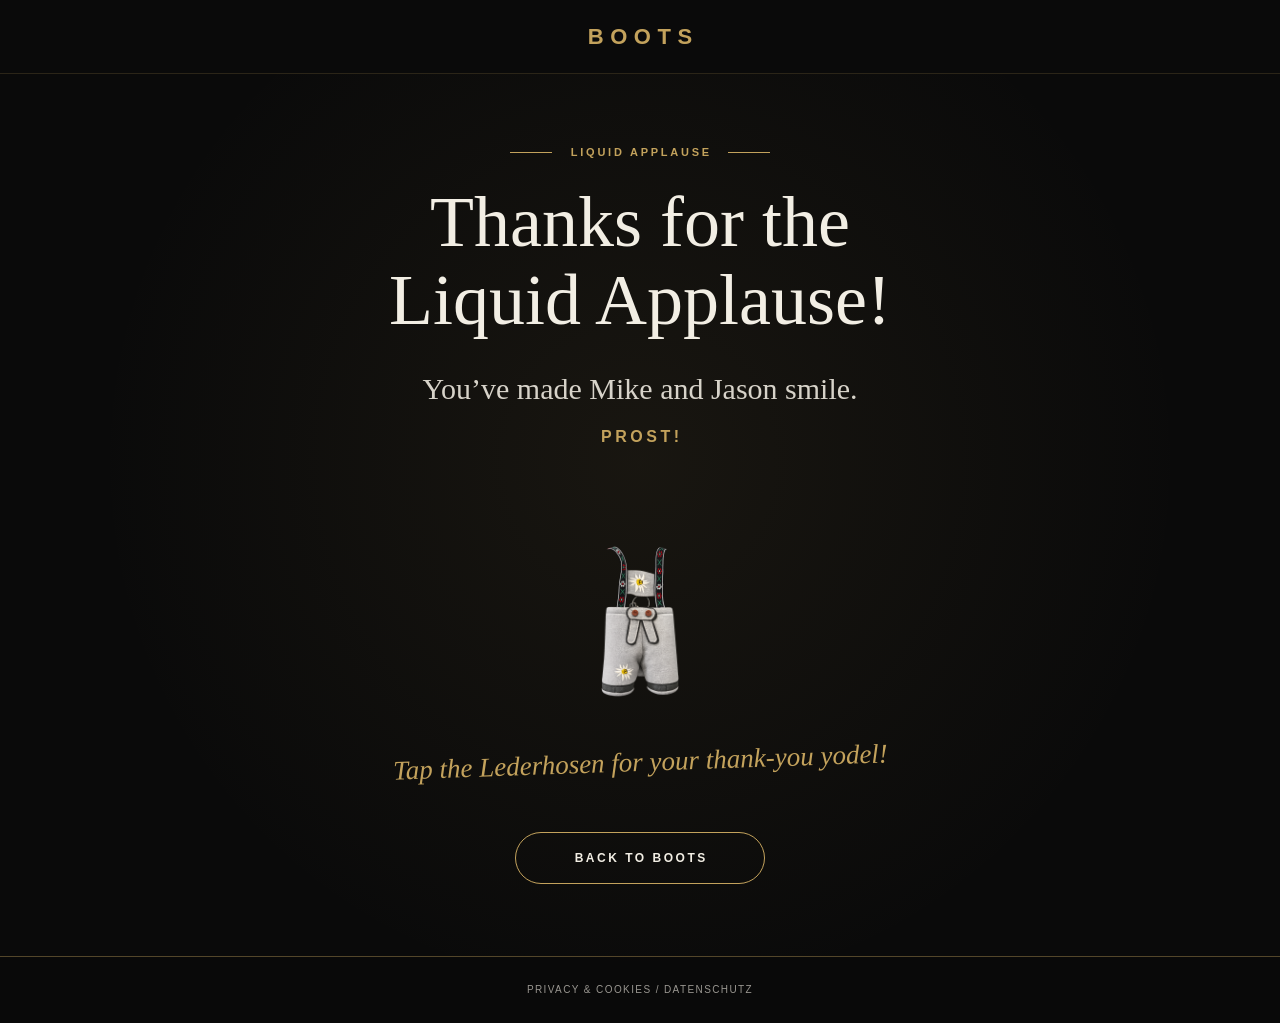
<file: thank-you/index.html>
<!DOCTYPE html>
<html lang="en">
<head>
  <meta charset="UTF-8">
  <meta name="viewport" content="width=device-width, initial-scale=1">

  <title>Thank You for the Liquid Applause! — BOOTS</title>
  <meta name="description" content="A thank-you from BOOTS for supporting live music.">
  <meta name="robots" content="noindex,follow">

  <meta property="og:title" content="Thank You for the Liquid Applause! — BOOTS">
  <meta property="og:description" content="You’ve made Mike and Jason smile. Prost!">
  <meta property="og:type" content="website">

  <link rel="icon" href="../favicon.ico" sizes="any">
  <link rel="icon" type="image/svg+xml" href="../favicon.svg">
  <link rel="icon" type="image/png" sizes="48x48" href="../favicon-48x48.png">
  <link rel="icon" type="image/png" sizes="32x32" href="../favicon-32x32.png">
  <link rel="icon" type="image/png" sizes="16x16" href="../favicon-16x16.png">
  <link rel="apple-touch-icon" sizes="180x180" href="../apple-touch-icon.png">

  <style>
    :root {
      --bg: #0A0A0A;
      --bg-soft: #0E0C08;
      --gold: #C3A25C;
      --gold-40: rgba(195, 162, 92, 0.4);
      --cream: #F2EEE4;
      --cream-dim: rgba(242, 238, 228, 0.88);
      --sans: 'Helvetica Neue', Helvetica, Arial, sans-serif;
      --display: 'Oswald', 'Arial Narrow', sans-serif;
      --serif: 'EB Garamond', Georgia, serif;
    }

    * { box-sizing: border-box; }

    html {
      min-height: 100%;
      color-scheme: dark;
    }

    body {
      min-height: 100%;
      margin: 0;
      background:
        radial-gradient(circle at 50% 45%, rgba(195,162,92,0.08), transparent 34rem),
        var(--bg);
      color: var(--cream);
      font-family: var(--serif);
      overflow-x: hidden;
    }

    ::selection { background: var(--gold); color: var(--bg); }

    a,
    button { -webkit-tap-highlight-color: transparent; }

    .page {
      min-height: 100vh;
      min-height: 100svh;
      display: grid;
      grid-template-rows: auto 1fr auto;
    }

    .header {
      display: flex;
      align-items: center;
      justify-content: center;
      min-height: 74px;
      padding: 20px 24px;
      border-bottom: 1px solid rgba(195, 162, 92, 0.18);
      background: rgba(10, 10, 10, 0.92);
    }

    .logo {
      color: var(--gold);
      font-family: var(--display);
      font-size: 22px;
      font-weight: 600;
      letter-spacing: 0.3em;
      line-height: 1;
      text-indent: 0.3em;
      text-decoration: none;
    }

    .logo:focus-visible,
    .back-button:focus-visible,
    .privacy-link:focus-visible {
      outline: 2px solid var(--gold);
      outline-offset: 5px;
    }

    .main {
      width: min(100%, 920px);
      margin: 0 auto;
      padding: clamp(46px, 8vh, 88px) 24px clamp(48px, 8vh, 82px);
      display: flex;
      flex-direction: column;
      align-items: center;
      text-align: center;
    }

    .kicker {
      display: flex;
      align-items: center;
      gap: 16px;
      margin-bottom: 26px;
      color: var(--gold);
      font-family: var(--sans);
      font-size: 11px;
      font-weight: 600;
      letter-spacing: 0.25em;
      text-indent: 0.25em;
    }

    .kicker::before,
    .kicker::after {
      content: "";
      display: block;
      width: 42px;
      height: 1px;
      background: var(--gold);
    }

    h1 {
      max-width: 820px;
      margin: 0;
      font-size: clamp(38px, 6.4vw, 72px);
      font-weight: 400;
      line-height: 1.08;
      text-wrap: balance;
    }

    .supporting-message {
      margin: clamp(20px, 3vh, 30px) 0 0;
      color: var(--cream-dim);
      font-size: clamp(21px, 3.1vw, 30px);
      line-height: 1.45;
      text-wrap: balance;
    }

    .prost {
      margin: 18px 0 0;
      color: var(--gold);
      font-family: var(--sans);
      font-size: 16px;
      font-weight: 600;
      letter-spacing: 0.22em;
      text-indent: 0.22em;
    }

    .thank-you-yodel {
      margin-top: clamp(42px, 7vh, 70px);
      display: flex;
      flex-direction: column;
      align-items: center;
    }

    .yodel-control {
      appearance: none;
      border: 0;
      margin: 0;
      padding: 0;
      background: transparent;
      color: inherit;
      cursor: pointer;
      display: flex;
      flex-direction: column;
      align-items: center;
      gap: 18px;
      font: inherit;
    }

    .yodel-control:focus-visible {
      outline: 2px solid var(--gold);
      outline-offset: 12px;
      border-radius: 18px;
    }

    .yodel-visual {
      position: relative;
      display: block;
      width: clamp(92px, 13vw, 122px);
      aspect-ratio: 1140 / 2047;
      transform-origin: 50% 12%;
    }

    .yodel-trousers {
      display: block;
      width: 100%;
      height: 100%;
      object-fit: contain;
    }

    .yodel-vibration {
      position: absolute;
      top: 43%;
      width: clamp(20px, 3vw, 27px);
      height: auto;
      opacity: 0;
      pointer-events: none;
    }

    .yodel-vibration--left { right: calc(100% + 8px); }
    .yodel-vibration--right { left: calc(100% + 8px); }

    .yodel-prompt {
      color: var(--gold);
      font-family: "Bradley Hand", "Segoe Print", "Comic Sans MS", cursive;
      font-size: clamp(20px, 3vw, 27px);
      font-style: italic;
      line-height: 1.2;
      transform: rotate(-2deg);
    }

    .thank-you-yodel.is-yodelling .yodel-visual {
      animation: yodel-vibrate 0.68s ease-in-out;
    }

    .thank-you-yodel.is-yodelling .yodel-vibration {
      animation: yodel-marks 0.68s ease-in-out;
    }

    @keyframes yodel-vibrate {
      0%, 100% { transform: rotate(0deg) translateX(0); }
      15% { transform: rotate(-3deg) translateX(-3px); }
      30% { transform: rotate(3deg) translateX(3px); }
      45% { transform: rotate(-2.5deg) translateX(-2px); }
      60% { transform: rotate(2.5deg) translateX(2px); }
      75% { transform: rotate(-1.5deg); }
    }

    @keyframes yodel-marks {
      0%, 100% { opacity: 0; transform: scale(0.88); }
      25%, 75% { opacity: 1; transform: scale(1); }
    }

    .back-button {
      display: inline-flex;
      align-items: center;
      justify-content: center;
      min-width: min(100%, 250px);
      min-height: 52px;
      margin-top: clamp(38px, 6vh, 58px);
      padding: 14px 28px;
      border: 1px solid var(--gold);
      border-radius: 999px;
      background: transparent;
      color: var(--cream);
      font-family: var(--sans);
      font-size: 12px;
      font-weight: 600;
      letter-spacing: 0.21em;
      text-indent: 0.21em;
      text-decoration: none;
      transition: background 0.2s, color 0.2s;
    }

    .back-button:hover {
      background: var(--gold);
      color: var(--bg);
    }

    .footer {
      padding: 22px 24px 26px;
      border-top: 1px solid var(--gold-40);
      text-align: center;
      background: rgba(10, 10, 10, 0.78);
    }

    .privacy-link {
      color: rgba(242, 238, 228, 0.62);
      font-family: var(--sans);
      font-size: 10px;
      letter-spacing: 0.14em;
      text-decoration: none;
    }

    .privacy-link:hover { color: var(--gold); }

    @media (max-width: 520px) {
      .header { min-height: 66px; }

      .main {
        padding-top: 42px;
        padding-inline: 20px;
      }

      .kicker {
        gap: 11px;
        font-size: 10px;
      }

      .kicker::before,
      .kicker::after { width: 28px; }

      .thank-you-yodel { margin-top: 38px; }

      .yodel-control { gap: 15px; }

      .back-button { width: min(100%, 280px); }
    }

    @media (max-height: 720px) and (min-width: 700px) {
      .main { padding-block: 38px; }
      .thank-you-yodel { margin-top: 34px; }
      .back-button { margin-top: 34px; }
    }

    @media (prefers-reduced-motion: reduce) {
      html { scroll-behavior: auto; }
      .thank-you-yodel.is-yodelling .yodel-visual,
      .thank-you-yodel.is-yodelling .yodel-vibration {
        animation: none;
      }
      .thank-you-yodel.is-yodelling .yodel-vibration { opacity: 1; }
      .back-button { transition: none; }
    }
  </style>
</head>
<body>
  <!-- BOOTS Website v2.7.5.1 — Thank-You Wording Refinement -->
  <div class="page">
    <header class="header">
      <a class="logo" href="../" aria-label="Back to the BOOTS homepage">BOOTS</a>
    </header>

    <main class="main">
      <div class="kicker" aria-hidden="true">LIQUID APPLAUSE</div>

      <h1>Thanks for the Liquid Applause!</h1>
      <p class="supporting-message">You’ve made Mike and Jason smile.</p>
      <p class="prost">PROST!</p>

      <section class="thank-you-yodel" id="thankYouYodel" aria-label="BOOTS thank-you yodel">
        <button
          type="button"
          class="yodel-control"
          id="thankYouYodelButton"
          aria-label="Play your BOOTS thank-you yodel"
        >
          <span class="yodel-visual" aria-hidden="true">
            <img class="yodel-vibration yodel-vibration--left" src="../assets/yodelling-lederhosen/vibration-left.svg" alt="">
            <img class="yodel-trousers" src="../assets/yodelling-lederhosen/yodelling-lederhosen-cutout-web.png" alt="">
            <img class="yodel-vibration yodel-vibration--right" src="../assets/yodelling-lederhosen/vibration-right.svg" alt="">
          </span>
          <span class="yodel-prompt">Tap the Lederhosen for your thank-you yodel!</span>
        </button>

        <audio id="thankYouYodelAudio" preload="none">
          <source src="../assets/yodelling-lederhosen/yodelling-trousers.ogg" type="audio/ogg">
          <source src="../assets/yodelling-lederhosen/yodelling-trousers.mp3" type="audio/mpeg">
          <source src="../assets/yodelling-lederhosen/yodelling-trousers.wav" type="audio/wav">
        </audio>
      </section>

      <a class="back-button" href="../">BACK TO BOOTS</a>
    </main>

    <footer class="footer">
      <a class="privacy-link" href="../privacy.html">PRIVACY &amp; COOKIES / DATENSCHUTZ</a>
    </footer>
  </div>

  <script>
    (function () {
      var feature = document.getElementById('thankYouYodel');
      var button = document.getElementById('thankYouYodelButton');
      var audio = document.getElementById('thankYouYodelAudio');
      if (!feature || !button || !audio) return;

      function animateYodel() {
        feature.classList.remove('is-yodelling');
        void feature.offsetWidth;
        feature.classList.add('is-yodelling');
        window.setTimeout(function () {
          feature.classList.remove('is-yodelling');
        }, 700);
      }

      function playYodel() {
        animateYodel();
        if (!audio.paused) {
          audio.pause();
          audio.currentTime = 0;
        }
        audio.play().catch(function () {
          /* Browser retains control if playback is blocked. */
        });
      }

      button.addEventListener('click', playYodel);
    })();
  </script>
</body>
</html>
</file>
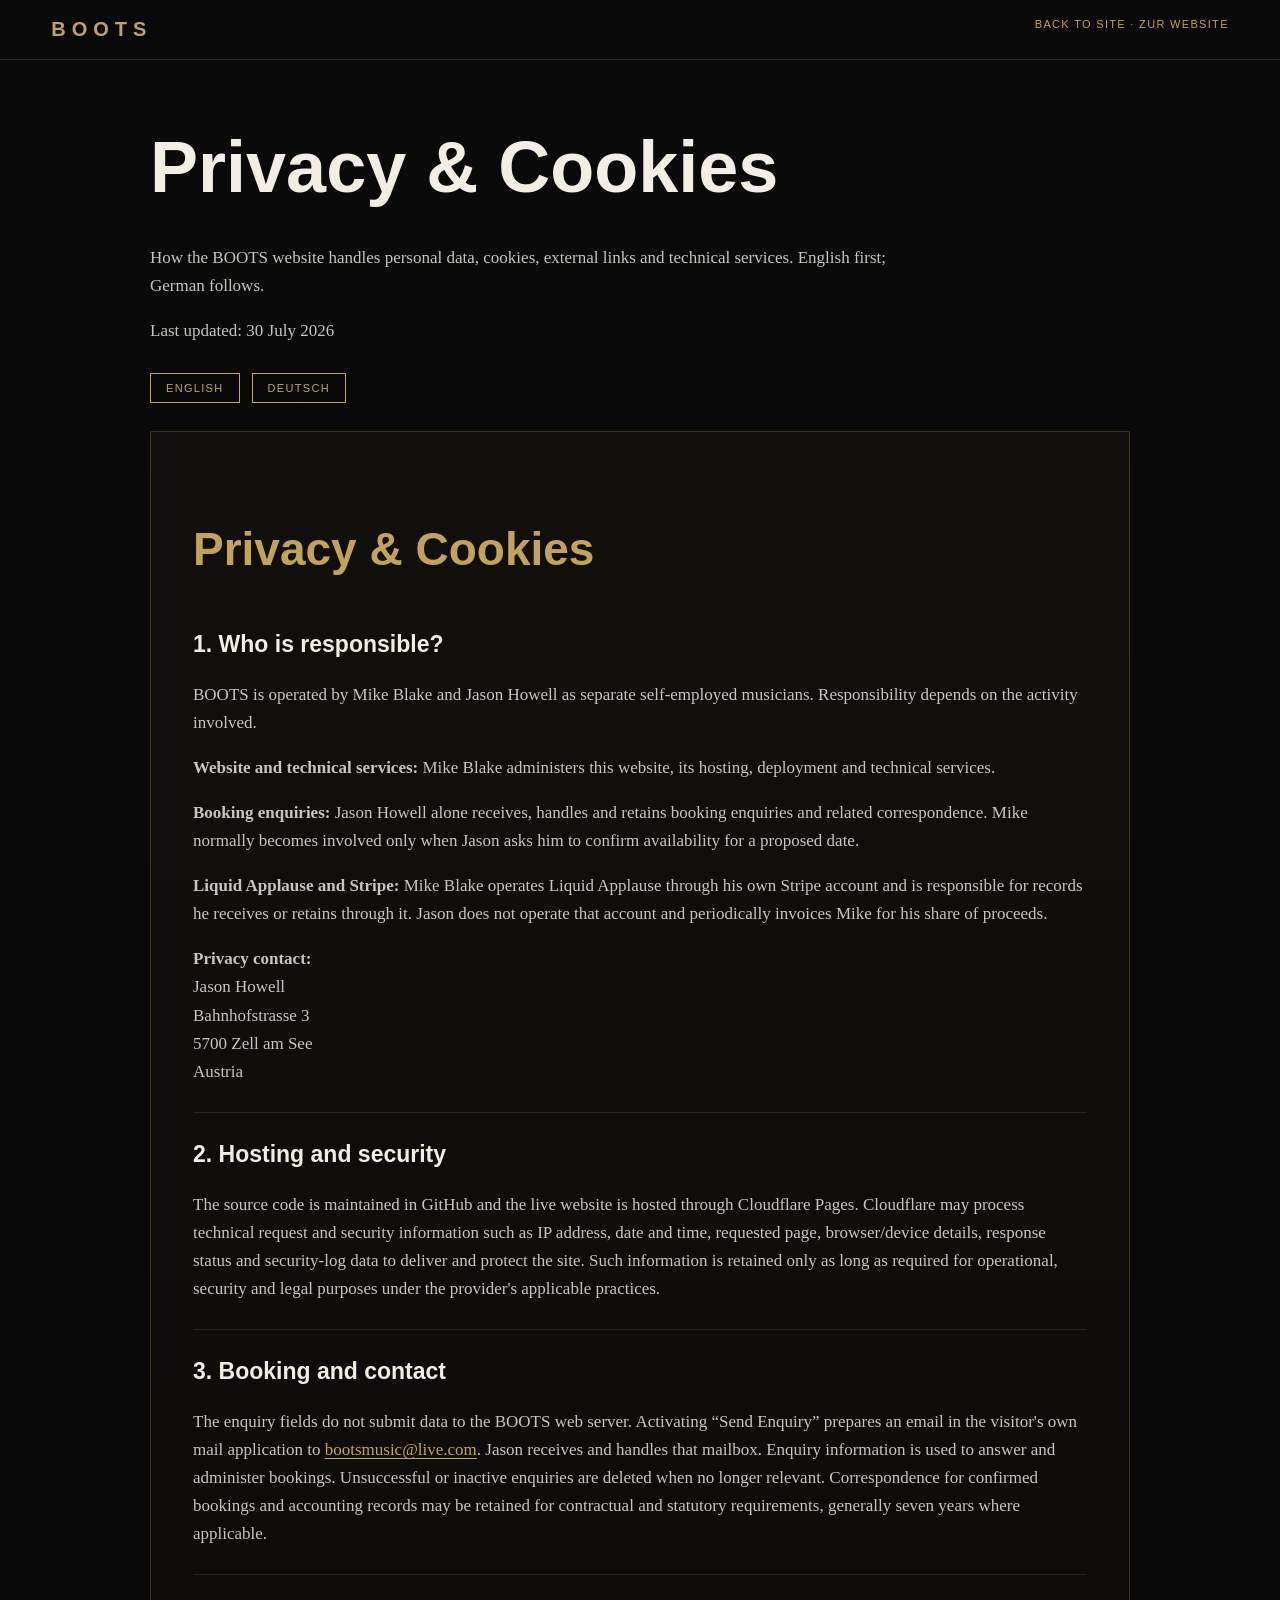
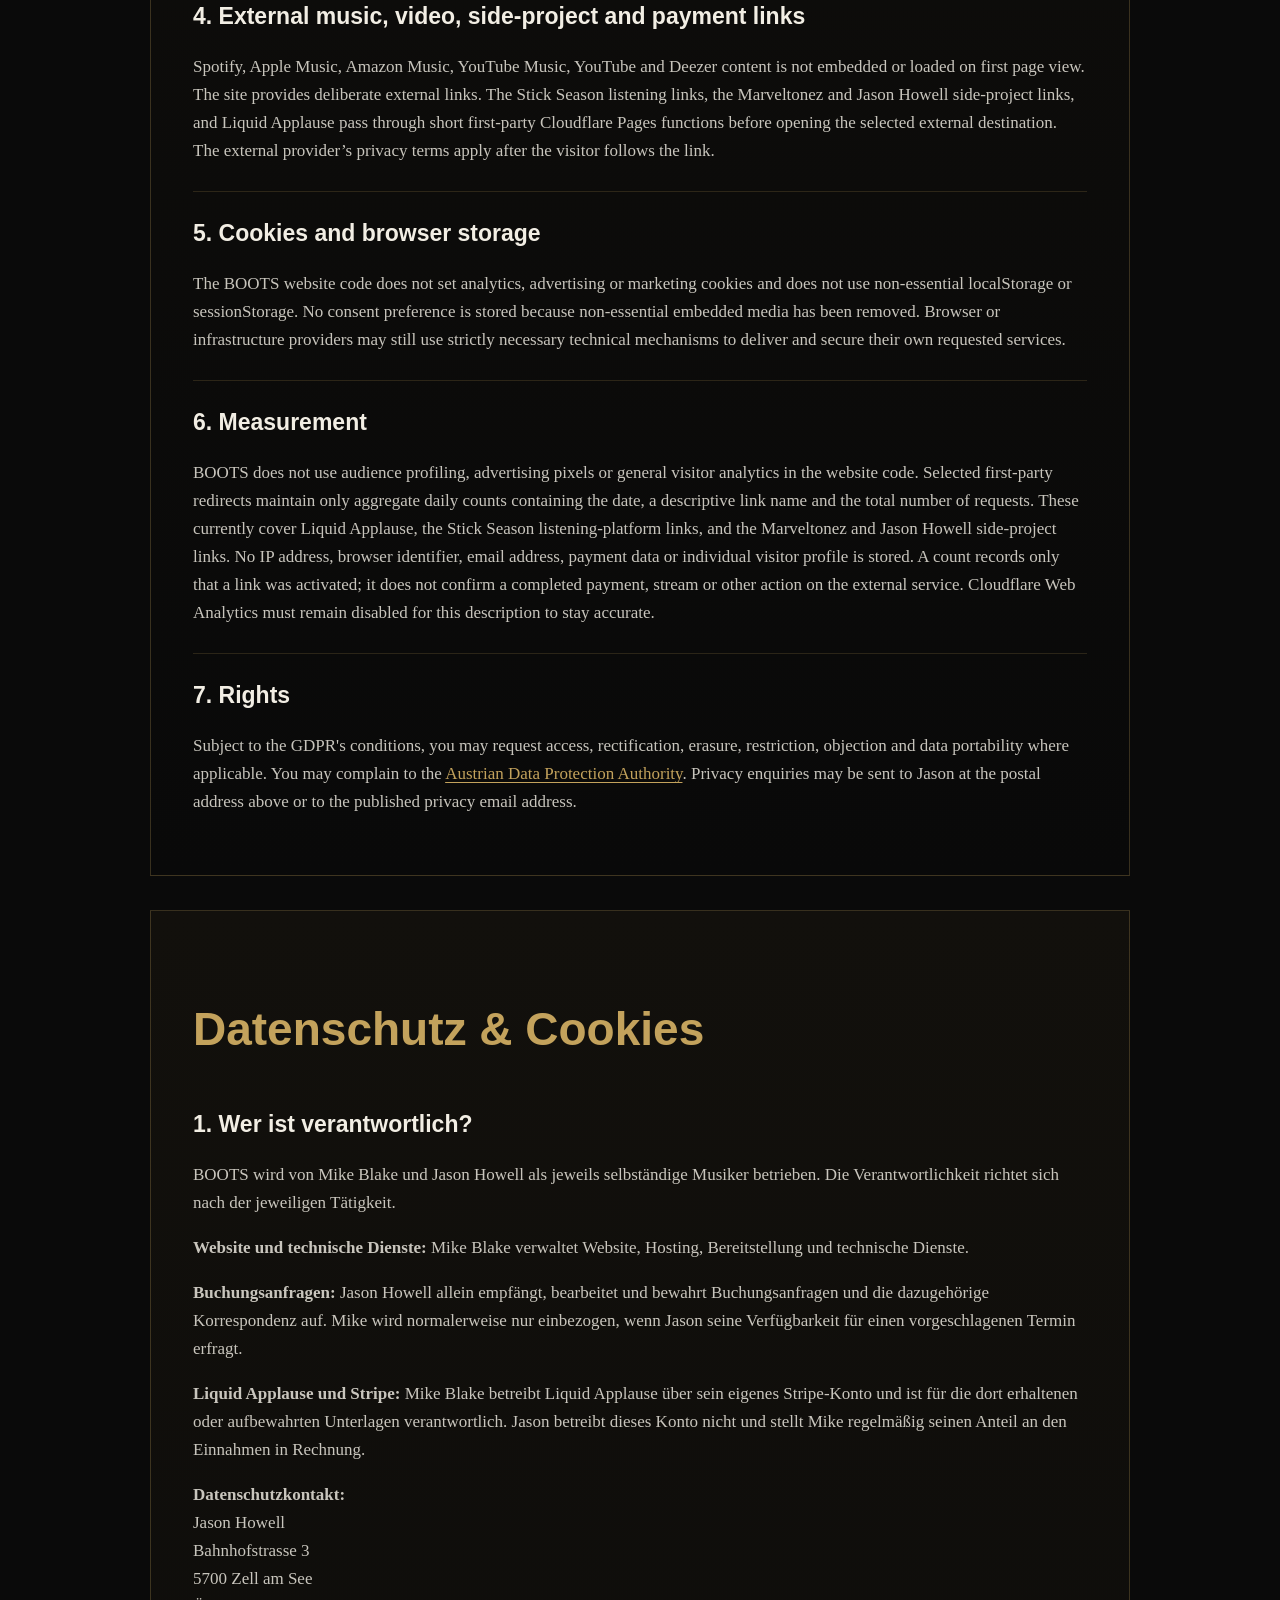
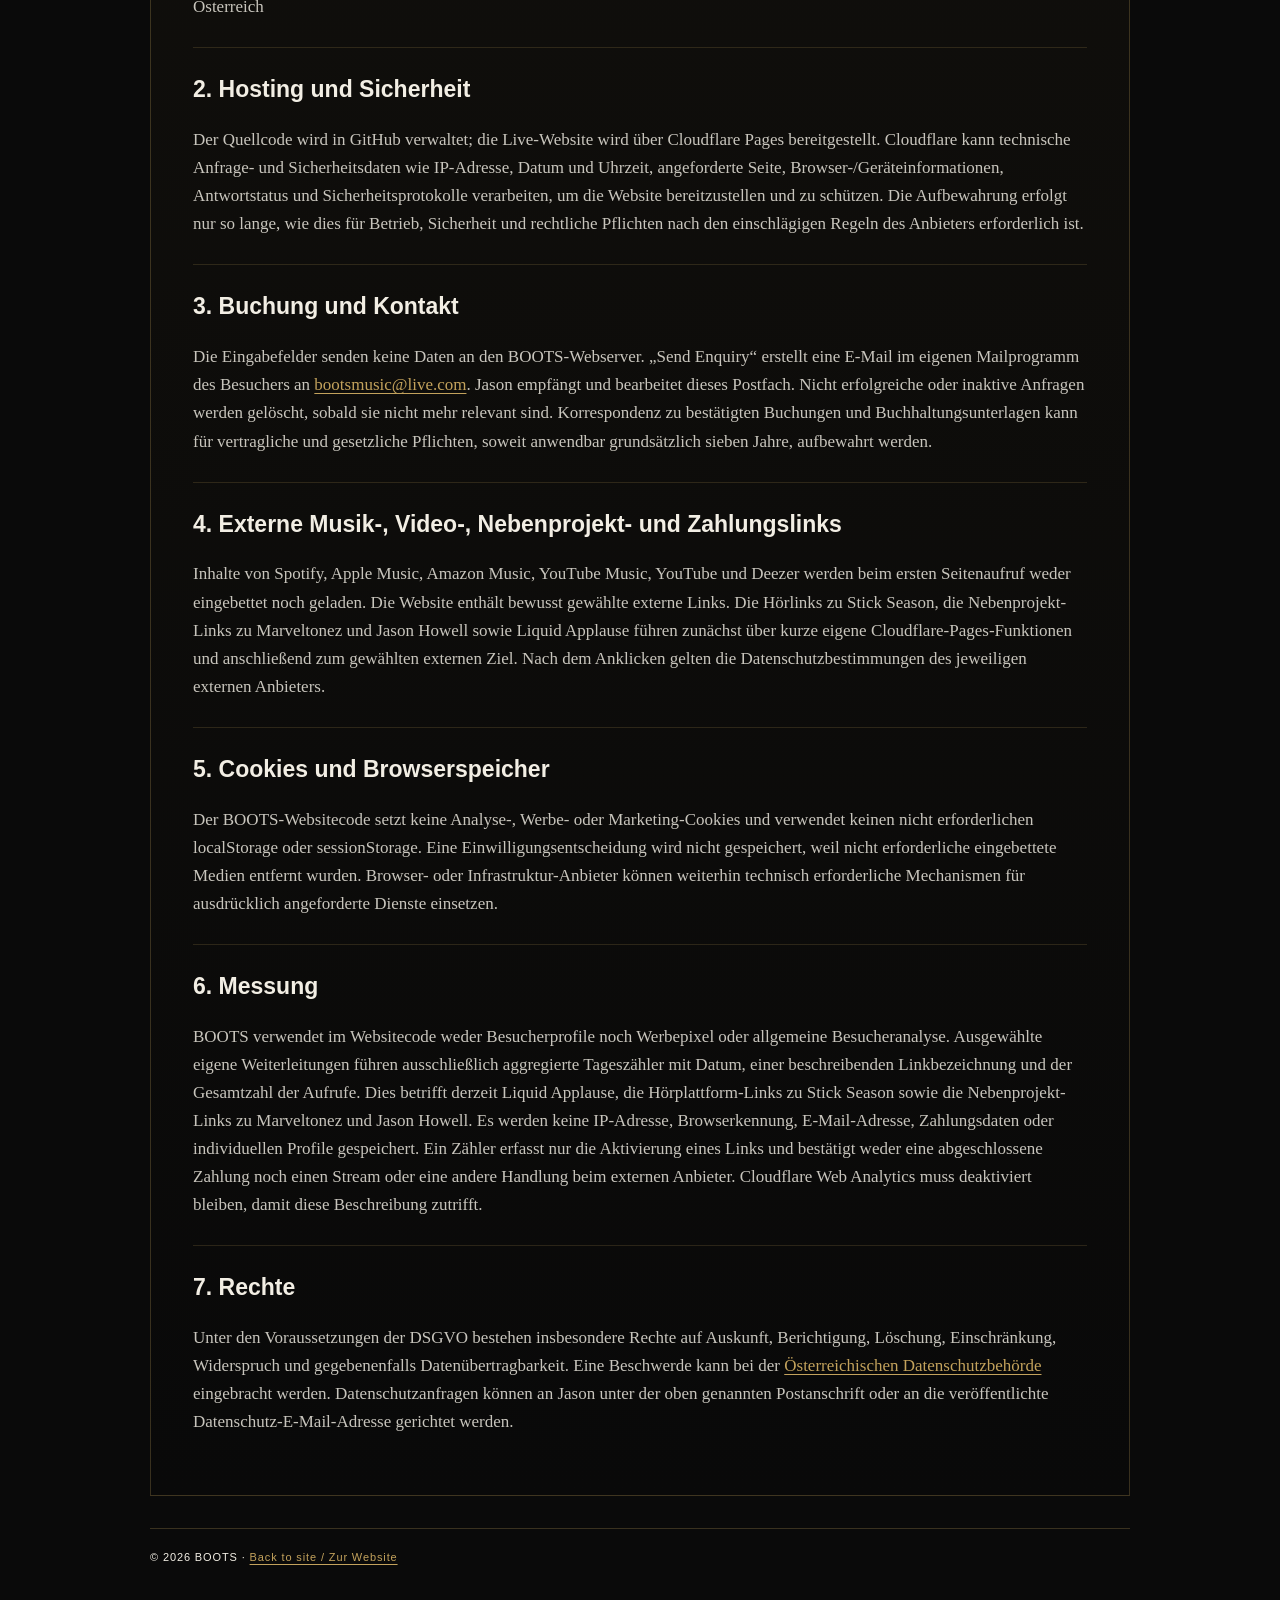
<file: privacy.html>
<!DOCTYPE html>
<html lang="en">
<head>
<meta charset="UTF-8"><meta name="viewport" content="width=device-width,initial-scale=1">
<title>Privacy &amp; Cookies / Datenschutz — BOOTS</title>
<meta name="description" content="Privacy and cookie information for the BOOTS website.">
<link rel="icon" href="favicon.ico" sizes="any"><link rel="icon" type="image/svg+xml" href="favicon.svg"><link rel="apple-touch-icon" href="apple-touch-icon.png">
<style>
:root{--bg:#0a0a0a;--panel:#0e0c08;--gold:#c3a25c;--cream:#f2eee4;--dim:rgba(242,238,228,.82);--sans:'Helvetica Neue',Helvetica,Arial,sans-serif;--display:'Arial Narrow',Helvetica,Arial,sans-serif;--serif:Georgia,'Times New Roman',serif;color-scheme:dark}*{box-sizing:border-box}body{margin:0;background:var(--bg);color:var(--cream);font:17px/1.65 var(--serif)}a{color:var(--gold);text-underline-offset:3px}.head{position:sticky;top:0;z-index:5;display:flex;justify-content:space-between;gap:20px;padding:18px clamp(20px,4vw,56px);background:rgba(10,10,10,.97);border-bottom:1px solid rgba(195,162,92,.25)}.logo{font:700 20px var(--display);letter-spacing:.3em;text-decoration:none}.back{font:11px var(--sans);letter-spacing:.12em;text-decoration:none}.main{width:min(980px,calc(100% - 32px));margin:auto;padding:48px 0 80px}h1,h2,h3{font-family:var(--display);font-weight:600}h1{font-size:clamp(40px,7vw,72px);margin:0}.lead{color:var(--dim);max-width:760px}.lang{display:flex;gap:12px;margin:28px 0}.lang a{border:1px solid var(--gold);padding:8px 15px;text-decoration:none;font:11px var(--sans);letter-spacing:.12em}.copy{padding:clamp(22px,4vw,42px);border:1px solid rgba(195,162,92,.25);background:linear-gradient(#12100c,#090909)}.copy+.copy{margin-top:34px}.copy h2{color:var(--gold);font-size:clamp(32px,5vw,46px)}.copy section+section{margin-top:26px;padding-top:23px;border-top:1px solid rgba(195,162,92,.18)}.copy h3{font-size:23px;margin:0 0 8px}.copy p,.copy address{color:var(--dim)}address{font-style:normal}.foot{margin-top:32px;padding-top:22px;border-top:1px solid rgba(195,162,92,.25);font:11px var(--sans);letter-spacing:.08em}@media(max-width:520px){.head{align-items:flex-start}.main{padding-top:34px}}
</style></head>
<body><header class="head"><a class="logo" href="index.html">BOOTS</a><a class="back" href="index.html">BACK TO SITE · ZUR WEBSITE</a></header>
<main class="main"><h1>Privacy &amp; Cookies</h1><p class="lead">How the BOOTS website handles personal data, cookies, external links and technical services. English first; German follows.</p><p class="lead">Last updated: 30 July 2026</p><nav class="lang"><a href="#english">ENGLISH</a><a href="#deutsch">DEUTSCH</a></nav>
<article class="copy" id="english" lang="en"><h2>Privacy &amp; Cookies</h2>
<section><h3>1. Who is responsible?</h3><p>BOOTS is operated by Mike Blake and Jason Howell as separate self-employed musicians. Responsibility depends on the activity involved.</p><p><strong>Website and technical services:</strong> Mike Blake administers this website, its hosting, deployment and technical services.</p><p><strong>Booking enquiries:</strong> Jason Howell alone receives, handles and retains booking enquiries and related correspondence. Mike normally becomes involved only when Jason asks him to confirm availability for a proposed date.</p><p><strong>Liquid Applause and Stripe:</strong> Mike Blake operates Liquid Applause through his own Stripe account and is responsible for records he receives or retains through it. Jason does not operate that account and periodically invoices Mike for his share of proceeds.</p><address><strong>Privacy contact:</strong><br>Jason Howell<br>Bahnhofstrasse 3<br>5700 Zell am See<br>Austria</address></section>
<section><h3>2. Hosting and security</h3><p>The source code is maintained in GitHub and the live website is hosted through Cloudflare Pages. Cloudflare may process technical request and security information such as IP address, date and time, requested page, browser/device details, response status and security-log data to deliver and protect the site. Such information is retained only as long as required for operational, security and legal purposes under the provider's applicable practices.</p></section>
<section><h3>3. Booking and contact</h3><p>The enquiry fields do not submit data to the BOOTS web server. Activating “Send Enquiry” prepares an email in the visitor's own mail application to <a href="mailto:bootsmusic@live.com">bootsmusic@live.com</a>. Jason receives and handles that mailbox. Enquiry information is used to answer and administer bookings. Unsuccessful or inactive enquiries are deleted when no longer relevant. Correspondence for confirmed bookings and accounting records may be retained for contractual and statutory requirements, generally seven years where applicable.</p></section>
<section><h3>4. External music, video, side-project and payment links</h3><p>Spotify, Apple Music, Amazon Music, YouTube Music, YouTube and Deezer content is not embedded or loaded on first page view. The site provides deliberate external links. The Stick Season listening links, the Marveltonez and Jason Howell side-project links, and Liquid Applause pass through short first-party Cloudflare Pages functions before opening the selected external destination. The external provider’s privacy terms apply after the visitor follows the link.</p></section>
<section><h3>5. Cookies and browser storage</h3><p>The BOOTS website code does not set analytics, advertising or marketing cookies and does not use non-essential localStorage or sessionStorage. No consent preference is stored because non-essential embedded media has been removed. Browser or infrastructure providers may still use strictly necessary technical mechanisms to deliver and secure their own requested services.</p></section>
<section><h3>6. Measurement</h3><p>BOOTS does not use audience profiling, advertising pixels or general visitor analytics in the website code. Selected first-party redirects maintain only aggregate daily counts containing the date, a descriptive link name and the total number of requests. These currently cover Liquid Applause, the Stick Season listening-platform links, and the Marveltonez and Jason Howell side-project links. No IP address, browser identifier, email address, payment data or individual visitor profile is stored. A count records only that a link was activated; it does not confirm a completed payment, stream or other action on the external service. Cloudflare Web Analytics must remain disabled for this description to stay accurate.</p></section>
<section><h3>7. Rights</h3><p>Subject to the GDPR's conditions, you may request access, rectification, erasure, restriction, objection and data portability where applicable. You may complain to the <a href="https://www.dsb.gv.at/" target="_blank" rel="noopener">Austrian Data Protection Authority</a>. Privacy enquiries may be sent to Jason at the postal address above or to the published privacy email address.</p></section></article>
<article class="copy" id="deutsch" lang="de"><h2>Datenschutz &amp; Cookies</h2>
<section><h3>1. Wer ist verantwortlich?</h3><p>BOOTS wird von Mike Blake und Jason Howell als jeweils selbständige Musiker betrieben. Die Verantwortlichkeit richtet sich nach der jeweiligen Tätigkeit.</p><p><strong>Website und technische Dienste:</strong> Mike Blake verwaltet Website, Hosting, Bereitstellung und technische Dienste.</p><p><strong>Buchungsanfragen:</strong> Jason Howell allein empfängt, bearbeitet und bewahrt Buchungsanfragen und die dazugehörige Korrespondenz auf. Mike wird normalerweise nur einbezogen, wenn Jason seine Verfügbarkeit für einen vorgeschlagenen Termin erfragt.</p><p><strong>Liquid Applause und Stripe:</strong> Mike Blake betreibt Liquid Applause über sein eigenes Stripe-Konto und ist für die dort erhaltenen oder aufbewahrten Unterlagen verantwortlich. Jason betreibt dieses Konto nicht und stellt Mike regelmäßig seinen Anteil an den Einnahmen in Rechnung.</p><address><strong>Datenschutzkontakt:</strong><br>Jason Howell<br>Bahnhofstrasse 3<br>5700 Zell am See<br>Österreich</address></section>
<section><h3>2. Hosting und Sicherheit</h3><p>Der Quellcode wird in GitHub verwaltet; die Live-Website wird über Cloudflare Pages bereitgestellt. Cloudflare kann technische Anfrage- und Sicherheitsdaten wie IP-Adresse, Datum und Uhrzeit, angeforderte Seite, Browser-/Geräteinformationen, Antwortstatus und Sicherheitsprotokolle verarbeiten, um die Website bereitzustellen und zu schützen. Die Aufbewahrung erfolgt nur so lange, wie dies für Betrieb, Sicherheit und rechtliche Pflichten nach den einschlägigen Regeln des Anbieters erforderlich ist.</p></section>
<section><h3>3. Buchung und Kontakt</h3><p>Die Eingabefelder senden keine Daten an den BOOTS-Webserver. „Send Enquiry“ erstellt eine E-Mail im eigenen Mailprogramm des Besuchers an <a href="mailto:bootsmusic@live.com">bootsmusic@live.com</a>. Jason empfängt und bearbeitet dieses Postfach. Nicht erfolgreiche oder inaktive Anfragen werden gelöscht, sobald sie nicht mehr relevant sind. Korrespondenz zu bestätigten Buchungen und Buchhaltungsunterlagen kann für vertragliche und gesetzliche Pflichten, soweit anwendbar grundsätzlich sieben Jahre, aufbewahrt werden.</p></section>
<section><h3>4. Externe Musik-, Video-, Nebenprojekt- und Zahlungslinks</h3><p>Inhalte von Spotify, Apple Music, Amazon Music, YouTube Music, YouTube und Deezer werden beim ersten Seitenaufruf weder eingebettet noch geladen. Die Website enthält bewusst gewählte externe Links. Die Hörlinks zu Stick Season, die Nebenprojekt-Links zu Marveltonez und Jason Howell sowie Liquid Applause führen zunächst über kurze eigene Cloudflare-Pages-Funktionen und anschließend zum gewählten externen Ziel. Nach dem Anklicken gelten die Datenschutzbestimmungen des jeweiligen externen Anbieters.</p></section>
<section><h3>5. Cookies und Browserspeicher</h3><p>Der BOOTS-Websitecode setzt keine Analyse-, Werbe- oder Marketing-Cookies und verwendet keinen nicht erforderlichen localStorage oder sessionStorage. Eine Einwilligungsentscheidung wird nicht gespeichert, weil nicht erforderliche eingebettete Medien entfernt wurden. Browser- oder Infrastruktur-Anbieter können weiterhin technisch erforderliche Mechanismen für ausdrücklich angeforderte Dienste einsetzen.</p></section>
<section><h3>6. Messung</h3><p>BOOTS verwendet im Websitecode weder Besucherprofile noch Werbepixel oder allgemeine Besucheranalyse. Ausgewählte eigene Weiterleitungen führen ausschließlich aggregierte Tageszähler mit Datum, einer beschreibenden Linkbezeichnung und der Gesamtzahl der Aufrufe. Dies betrifft derzeit Liquid Applause, die Hörplattform-Links zu Stick Season sowie die Nebenprojekt-Links zu Marveltonez und Jason Howell. Es werden keine IP-Adresse, Browserkennung, E-Mail-Adresse, Zahlungsdaten oder individuellen Profile gespeichert. Ein Zähler erfasst nur die Aktivierung eines Links und bestätigt weder eine abgeschlossene Zahlung noch einen Stream oder eine andere Handlung beim externen Anbieter. Cloudflare Web Analytics muss deaktiviert bleiben, damit diese Beschreibung zutrifft.</p></section>
<section><h3>7. Rechte</h3><p>Unter den Voraussetzungen der DSGVO bestehen insbesondere Rechte auf Auskunft, Berichtigung, Löschung, Einschränkung, Widerspruch und gegebenenfalls Datenübertragbarkeit. Eine Beschwerde kann bei der <a href="https://www.dsb.gv.at/" target="_blank" rel="noopener">Österreichischen Datenschutzbehörde</a> eingebracht werden. Datenschutzanfragen können an Jason unter der oben genannten Postanschrift oder an die veröffentlichte Datenschutz-E-Mail-Adresse gerichtet werden.</p></section></article>
<footer class="foot">© 2026 BOOTS · <a href="index.html">Back to site / Zur Website</a></footer></main></body></html>
</file>
